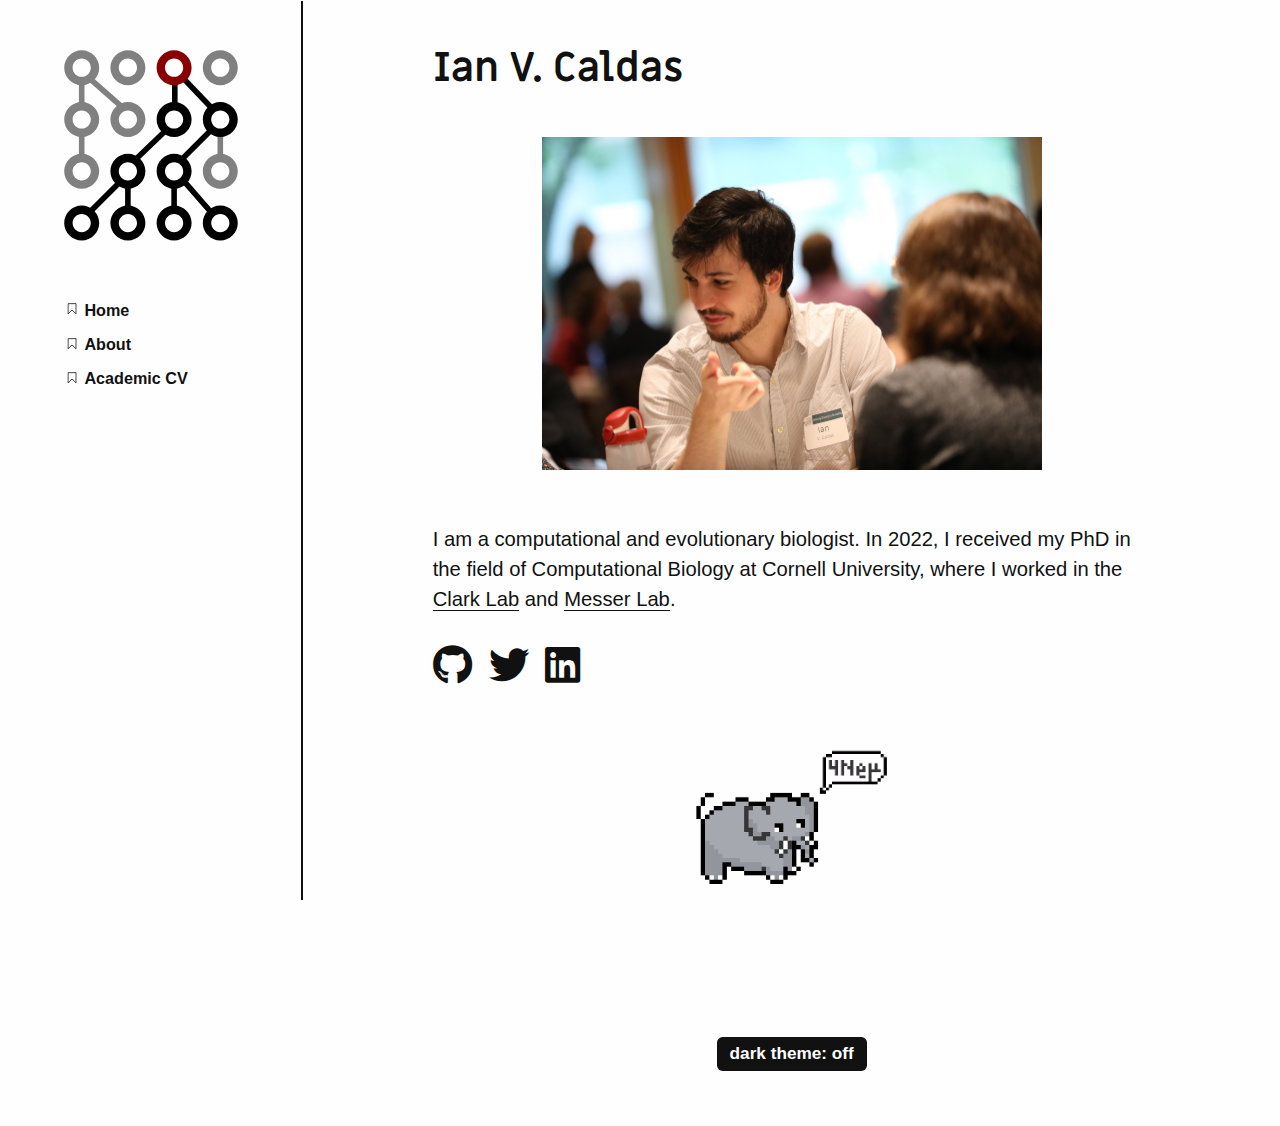
<file: index.html>
<!doctype html><html lang=en><head><meta charset=utf-8><meta name=viewport content="width=device-width,initial-scale=1"><meta http-equiv=x-ua-compatible content="IE=edge"><meta name=generator content="Hugo 0.103.0"><link rel=canonical href=https://ianvcaldas.github.io/><link rel=apple-touch-icon sizes=180x180 href=https://ianvcaldas.github.io/apple-touch-icon.png><link rel=icon type=image/png sizes=32x32 href=https://ianvcaldas.github.io/favicon-32x32.png><link rel=icon type=image/png sizes=16x16 href=https://ianvcaldas.github.io/favicon-16x16.png><link rel=manifest href=https://ianvcaldas.github.io/site.webmanifest><link rel=mask-icon href=https://ianvcaldas.github.io/safari-pinned-tab.svg color=#000000><meta name=msapplication-TileColor content="#ffffff"><meta name=theme-color content="#ffffff"><style>body{visibility:hidden;opacity:0}</style><style id=darkTheme>.intro-and-nav,.main-and-footer{filter:invert(100%)}*{background-color:inherit}img:not([src*=".svg"]),.colors,iframe,.demo-container{filter:invert(100%)}</style><link rel=stylesheet href=/css/prism.css media=none onload='this.media="all"'><link rel=stylesheet href=/fontawesome-free-6.1.1-web/css/all.css><link rel=stylesheet type=text/css href=/css/styles.css><title>Ian V. Caldas</title></head><body><a href=#main>skip to content</a><noscript><style>body{visibility:visible;opacity:1}</style></noscript><svg style="display:none"><symbol id="bookmark" viewBox="0 0 40 50"><g transform="translate(2266 3206.2)"><path style="stroke:currentColor;stroke-width:3.2637;fill:none" d="m-2262.2-3203.4-.2331 42.195 16.319-16.318 16.318 16.318.2331-42.428z"/></g></symbol><symbol id="w3c" viewBox="0 0 127.09899 67.763"><text font-size="83" style="font-size:83px;font-family:Trebuchet;letter-spacing:-12;fill-opacity:0" letter-spacing="-12" y="67.609352" x="-26.782778">W3C</text><text font-size="83" style="font-size:83px;font-weight:700;font-family:Trebuchet;fill-opacity:0" y="67.609352" x="153.21722" font-weight="bold">SVG</text><path style="fill:currentColor;image-rendering:optimizeQuality;shape-rendering:geometricPrecision" d="m33.695.377 12.062 41.016 12.067-41.016h8.731L46.587 67.763h-.831l-12.48-41.759-12.479 41.759h-.832l-19.965-67.386h8.736l12.061 41.016 8.154-27.618-3.993-13.397h8.737z"/><path style="fill:currentColor;image-rendering:optimizeQuality;shape-rendering:geometricPrecision" d="m91.355 46.132c0 6.104-1.624 11.234-4.862 15.394-3.248 4.158-7.45 6.237-12.607 6.237-3.882.0-7.263-1.238-10.148-3.702-2.885-2.47-5.02-5.812-6.406-10.022l6.82-2.829c1.001 2.552 2.317 4.562 3.953 6.028 1.636 1.469 3.56 2.207 5.781 2.207 2.329.0 4.3-1.306 5.909-3.911 1.609-2.606 2.411-5.738 2.411-9.401.0-4.049-.861-7.179-2.582-9.399-1.995-2.604-5.129-3.912-9.397-3.912H66.9v-3.991L78.546 8.698H64.484l-3.911 6.655H58.08v-14.976h32.441v4.075l-12.31 21.217c4.324 1.385 7.596 3.911 9.815 7.571 2.22 3.659 3.329 7.953 3.329 12.892z"/><path style="fill:currentColor;image-rendering:optimizeQuality;shape-rendering:geometricPrecision" d="m125.21.0 1.414 8.6-5.008 9.583s-1.924-4.064-5.117-6.314c-2.693-1.899-4.447-2.309-7.186-1.746-3.527.73-7.516 4.938-9.258 10.13-2.084 6.21-2.104 9.218-2.178 11.978-.115 4.428.58 7.043.58 7.043s-3.04-5.626-3.011-13.866c.018-5.882.947-11.218 3.666-16.479 2.404-4.627 5.954-7.404 9.114-7.728 3.264-.343 5.848 1.229 7.841 2.938 2.089 1.788 4.213 5.698 4.213 5.698l4.94-9.837z"/><path style="fill:currentColor;image-rendering:optimizeQuality;shape-rendering:geometricPrecision" d="m125.82 48.674s-2.208 3.957-3.589 5.48c-1.379 1.524-3.849 4.209-6.896 5.555-3.049 1.343-4.646 1.598-7.661 1.306-3.01-.29-5.807-2.032-6.786-2.764-.979-.722-3.486-2.864-4.897-4.854-1.42-2-3.634-5.995-3.634-5.995s1.233 4.001 2.007 5.699c.442.977 1.81 3.965 3.749 6.572 1.805 2.425 5.315 6.604 10.652 7.545 5.336.945 9.002-1.449 9.907-2.031.907-.578 2.819-2.178 4.032-3.475 1.264-1.351 2.459-3.079 3.116-4.108.487-.758 1.276-2.286 1.276-2.286l-1.276-6.644z"/></symbol><symbol id="tag" viewBox="0 0 177.16535 177.16535"><g transform="translate(0 -875.2)"><path style="fill-rule:evenodd;stroke-width:0;fill:currentColor" d="m159.9 894.3-68.79 8.5872-75.42 77.336 61.931 60.397 75.429-76.565 6.8495-69.755zm-31.412 31.835a10.813 10.813.0 011.8443 2.247 10.813 10.813.0 01-3.5174 14.872l-.0445.0275a10.813 10.813.0 01-14.86-3.5714 10.813 10.813.0 013.5563-14.863 10.813 10.813.0 0113.022 1.2884z"/></g></symbol><symbol id="balloon" viewBox="0 0 141.73228 177.16535"><g transform="translate(0 -875.2)"><g><path style="fill:currentColor" d="m68.156 882.83-.88753 1.4269c-4.9564 7.9666-6.3764 17.321-5.6731 37.378.36584 10.437 1.1246 23.51 1.6874 29.062.38895 3.8372 3.8278 32.454 4.6105 38.459 4.6694-.24176 9.2946.2879 14.377 1.481 1.2359-3.2937 5.2496-13.088 8.886-21.623 6.249-14.668 8.4128-21.264 10.253-31.252 1.2464-6.7626 1.6341-12.156 1.4204-19.764-.36325-12.93-2.1234-19.487-6.9377-25.843-2.0833-2.7507-6.9865-7.6112-7.9127-7.8436-.79716-.20019-6.6946-1.0922-6.7755-1.0248-.02213.0182-5.0006-.41858-7.5248-.22808l-2.149-.22808h-3.3738z"/><path style="fill:currentColor" d="m61.915 883.28-3.2484.4497c-1.7863.24724-3.5182.53481-3.8494.63994-2.4751.33811-4.7267.86957-6.7777 1.5696-.28598.0-1.0254.20146-2.3695.58589-5.0418 1.4418-6.6374 2.2604-8.2567 4.2364-6.281 7.6657-11.457 18.43-12.932 26.891-1.4667 8.4111.71353 22.583 5.0764 32.996 3.8064 9.0852 13.569 25.149 22.801 37.517 1.3741 1.841 2.1708 2.9286 2.4712 3.5792 3.5437-1.1699 6.8496-1.9336 10.082-2.3263-1.3569-5.7831-4.6968-21.86-6.8361-33.002-.92884-4.8368-2.4692-14.322-3.2452-19.991-.68557-5.0083-.77707-6.9534-.74159-15.791.04316-10.803.41822-16.162 1.5026-21.503 1.4593-5.9026 3.3494-11.077 6.3247-15.852z"/><path style="fill:currentColor" d="m94.499 885.78c-.10214-.0109-.13691.0-.0907.0409.16033.13489 1.329 1.0675 2.5976 2.0723 6.7003 5.307 11.273 14.568 12.658 25.638.52519 4.1949.24765 14.361-.5059 18.523-2.4775 13.684-9.7807 32.345-20.944 53.519l-3.0559 5.7971c2.8082.76579 5.7915 1.727 8.9926 2.8441 11.562-11.691 18.349-19.678 24.129-28.394 7.8992-11.913 11.132-20.234 12.24-31.518.98442-10.02-1.5579-20.876-6.7799-28.959-.2758-.4269-.57803-.86856-.89617-1.3166-3.247-6.13-9.752-12.053-21.264-16.131-2.3687-.86369-6.3657-2.0433-7.0802-2.1166z"/><path style="fill:currentColor" d="m32.52 892.22c-.2009-.13016-1.4606.81389-3.9132 2.7457-11.486 9.0476-17.632 24.186-16.078 39.61.79699 7.9138 2.4066 13.505 5.9184 20.562 5.8577 11.77 14.749 23.219 30.087 38.74.05838.059.12188.1244.18052.1838 1.3166-.5556 2.5965-1.0618 3.8429-1.5199-.66408-.32448-1.4608-1.3297-3.8116-4.4602-5.0951-6.785-8.7512-11.962-13.051-18.486-5.1379-7.7948-5.0097-7.5894-8.0586-13.054-6.2097-11.13-8.2674-17.725-8.6014-27.563-.21552-6.3494.13041-9.2733 1.775-14.987 2.1832-7.5849 3.9273-10.986 9.2693-18.07 1.7839-2.3656 2.6418-3.57 2.4409-3.7003z"/><path style="fill:currentColor" d="m69.133 992.37c-6.2405.0309-12.635.76718-19.554 2.5706 4.6956 4.7759 9.935 10.258 12.05 12.625l4.1272 4.6202h11.493l3.964-4.4516c2.0962-2.3541 7.4804-7.9845 12.201-12.768-8.378-1.4975-16.207-2.6353-24.281-2.5955z"/><rect style="stroke-width:0;fill:currentColor" ry="2.0328" height="27.746" width="22.766" y="1017.7" x="60.201"/></g></g></symbol><symbol id="info" viewBox="0 0 41.667 41.667"><g transform="translate(-37.035 -1004.6)"><path style="stroke-linejoin:round;stroke:currentColor;stroke-linecap:round;stroke-width:3.728;fill:none" d="m76.25 1030.2a18.968 18.968.0 01-23.037 13.709 18.968 18.968.0 01-13.738-23.019 18.968 18.968.0 0123.001-13.768 18.968 18.968.0 0113.798 22.984"/><g transform="matrix(1.1146 0 0 1.1146 -26.276 -124.92)"><path style="stroke:currentColor;stroke-linecap:round;stroke-width:3.728;fill:none" d="m75.491 1039.5v-8.7472"/><path style="stroke-width:0;fill:currentColor" transform="scale(-1)" d="m-73.193-1024.5a2.3719 2.3719.0 01-2.8807 1.7142 2.3719 2.3719.0 01-1.718-2.8785 2.3719 2.3719.0 012.8763-1.7217 2.3719 2.3719.0 011.7254 2.8741"/></g></g></symbol><symbol id="warning" viewBox="0 0 48.430474 41.646302"><g transform="translate(-1.1273 -1010.2)"><path style="stroke-linejoin:round;stroke:currentColor;stroke-linecap:round;stroke-width:4.151;fill:none" d="m25.343 1012.3-22.14 37.496h44.28z"/><path style="stroke:currentColor;stroke-linecap:round;stroke-width:4.1512;fill:none" d="m25.54 1027.7v8.7472"/><path style="stroke-width:0;fill:currentColor" d="m27.839 1042.8a2.3719 2.3719.0 01-2.8807 1.7143 2.3719 2.3719.0 01-1.718-2.8785 2.3719 2.3719.0 012.8763-1.7217 2.3719 2.3719.0 011.7254 2.8741"/></g></symbol><symbol id="menu" viewBox="0 0 50 50"><rect style="stroke-width:0;fill:currentColor" height="10" width="50" y="0" x="0"/><rect style="stroke-width:0;fill:currentColor" height="10" width="50" y="20" x="0"/><rect style="stroke-width:0;fill:currentColor" height="10" width="50" y="40" x="0"/></symbol><symbol id="link" viewBox="0 0 50 50"><g transform="translate(0 -1002.4)"><g transform="matrix(.095670 0 0 .095670 2.3233 1004.9)"><g><path style="stroke-width:0;fill:currentColor" d="m452.84 192.9-128.65 128.65c-35.535 35.54-93.108 35.54-128.65.0l-42.881-42.886 42.881-42.876 42.884 42.876c11.845 11.822 31.064 11.846 42.886.0l128.64-128.64c11.816-11.831 11.816-31.066.0-42.9l-42.881-42.881c-11.822-11.814-31.064-11.814-42.887.0l-45.928 45.936c-21.292-12.531-45.491-17.905-69.449-16.291l72.501-72.526c35.535-35.521 93.136-35.521 128.64.0l42.886 42.881c35.535 35.523 35.535 93.141-.001 128.66zM198.56 361.41l-45.903 45.9c-11.845 11.846-31.064 11.817-42.881.0l-42.884-42.881c-11.845-11.821-11.845-31.041.0-42.886l128.65-128.65c11.819-11.814 31.069-11.814 42.884.0l42.886 42.886 42.876-42.886-42.876-42.881c-35.54-35.521-93.113-35.521-128.65.0l-128.65 128.64c-35.538 35.545-35.538 93.146.0 128.65l42.883 42.882c35.51 35.54 93.11 35.54 128.65.0l72.496-72.499c-23.956 1.597-48.092-3.784-69.474-16.283z"/></g></g></g></symbol><symbol id="doc" viewBox="0 0 35 45"><g transform="translate(-147.53 -539.83)"><path style="stroke:currentColor;stroke-width:2.4501;fill:none" d="m149.38 542.67v39.194h31.354V542.67z"/><g style="stroke-width:25" transform="matrix(.098003 0 0 .098003 133.69 525.96)"><path d="m220 252.36h2e2" style="stroke:currentColor;stroke-width:25;fill:none"/><path style="stroke:currentColor;stroke-width:25;fill:none" d="m220 409.95h2e2"/><path d="m220 488.74h2e2" style="stroke:currentColor;stroke-width:25;fill:none"/><path d="m220 331.15h2e2" style="stroke:currentColor;stroke-width:25;fill:none"/></g></g></symbol><symbol id="tick" viewBox="0 0 177.16535 177.16535"><g transform="translate(0 -875.2)"><rect style="stroke-width:0;fill:currentColor" transform="rotate(30)" height="155" width="40" y="702.99" x="556.82"/><rect style="stroke-width:0;fill:currentColor" transform="rotate(30)" height="40" width="90.404" y="817.99" x="506.42"/></g></symbol></svg><div class=wrapper><header class=intro-and-nav role=banner><div><div class=intro><a class=logo href=https://ianvcaldas.github.io aria-label="Ian V. Caldas home page"><img src=/images/logo.svg alt=Logo></a><p class=library-desc></p></div><nav id=patterns-nav class=patterns role=navigation><h2 class=vh>Main navigation</h2><button id=menu-button aria-expanded=false><svg viewBox="0 0 50 50" aria-hidden="true" focusable="false"><use xlink:href="#menu"/></svg>
Menu</button><ul id=patterns-list><li class=pattern><a href=/><svg class="bookmark-icon" aria-hidden="true" focusable="false" viewBox="0 0 40 50"><use xlink:href="#bookmark"/></svg><span class=text>Home</span></a></li><li class=pattern><a href=/about><svg class="bookmark-icon" aria-hidden="true" focusable="false" viewBox="0 0 40 50"><use xlink:href="#bookmark"/></svg><span class=text>About</span></a></li><li class=pattern><a href=/cv.pdf><svg class="bookmark-icon" aria-hidden="true" focusable="false" viewBox="0 0 40 50"><use xlink:href="#bookmark"/></svg><span class=text>Academic CV</span></a></li></ul></nav></div></header><div class=main-and-footer><div><main id=main><h1>Ian V. Caldas</h1><figure><img src=/images/profile-pic.jpg alt="Profile picture" width=500></figure><p>I am a computational and evolutionary biologist. In 2022, I received my PhD in the field of Computational Biology at Cornell University, where I worked in the <a href=http://blogs.cornell.edu/clarklabblog/>Clark Lab</a> and <a href=https://messerlab.org>Messer Lab</a>.</p><br><a href=https://github.com/ianvcaldas><i class="fa-brands fa-github fa-2x"></i></a>
&nbsp;
<a href=https://twitter.com/ianvcaldas><i class="fa-brands fa-twitter fa-2x"></i></a>
&nbsp;
<a href=https://linkedin.com/in/ianvcaldas><i class="fa-brands fa-linkedin fa-2x"></i></a><figure><img src=/images/elephant4nemu.png alt="Elephant pixel art" width=200></figure></main><footer role=contentinfo><div><label for=themer>dark theme: <input type=checkbox id=themer class=vh>
<span aria-hidden=true></span></label></div></footer></div></div></div><script src=/js/dom-scripts.js></script>
<script src=/js/prism.js></script></body></html>
</file>
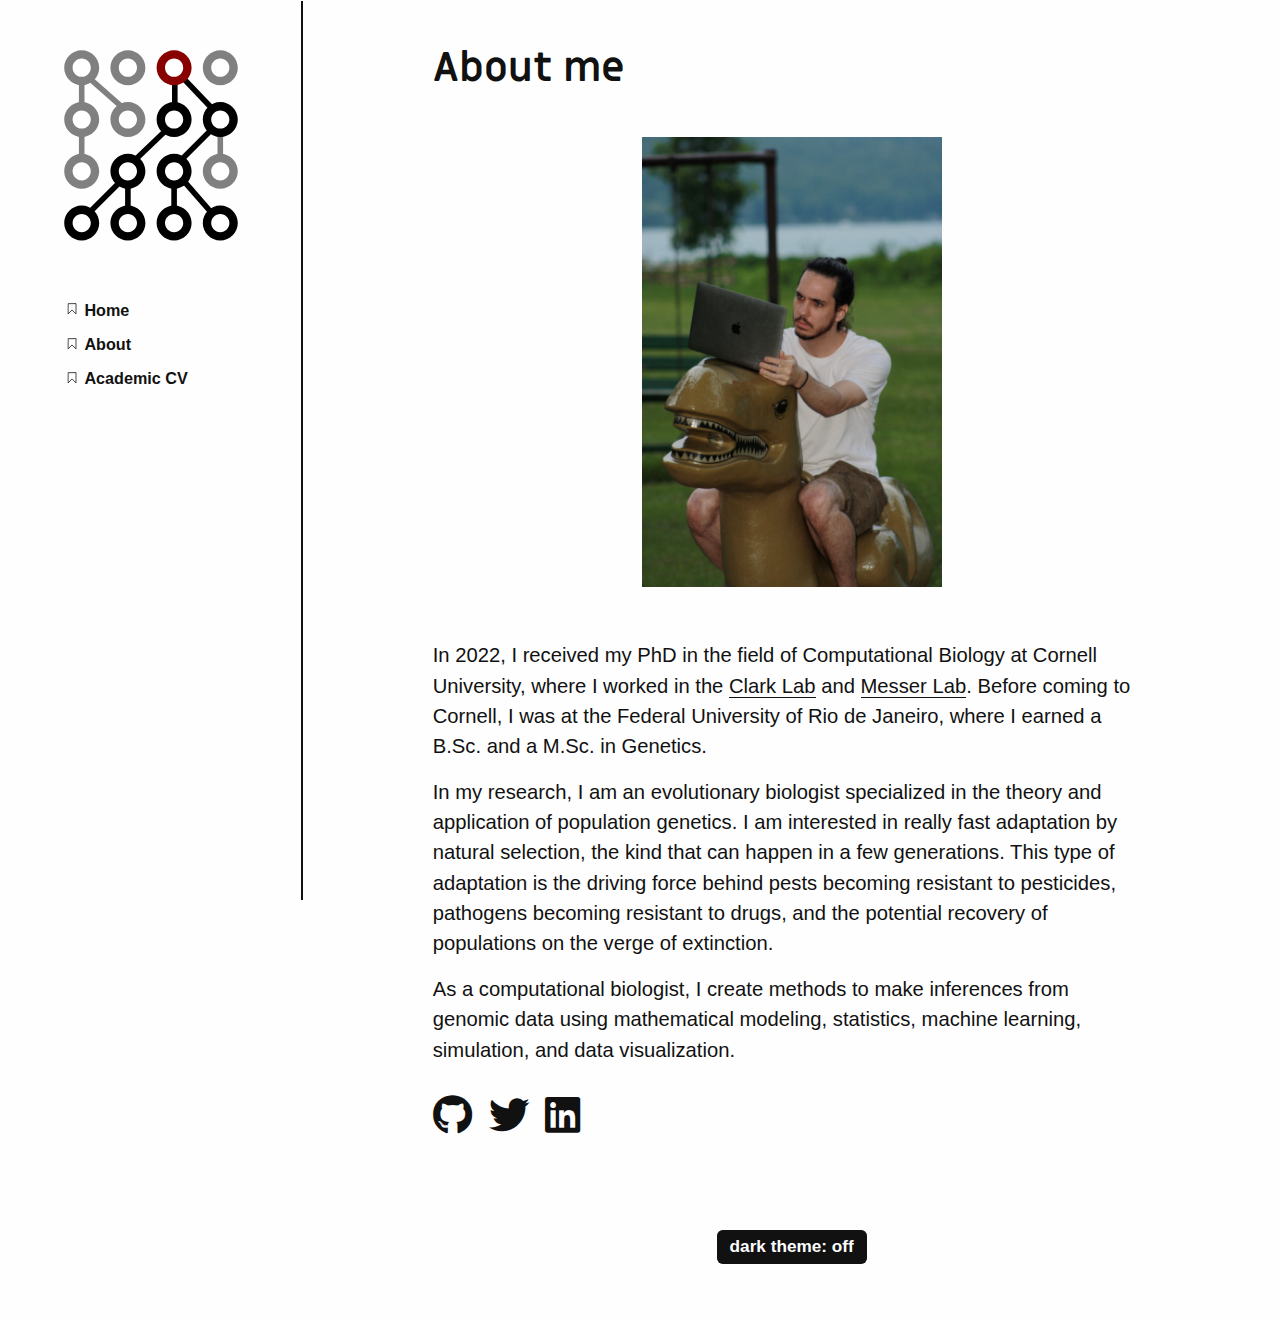
<file: about/index.html>
<!doctype html><html lang=en><head><meta charset=utf-8><meta name=viewport content="width=device-width,initial-scale=1"><meta http-equiv=x-ua-compatible content="IE=edge"><meta name=generator content="Hugo 0.103.0"><link rel=canonical href=https://ianvcaldas.github.io/about/><meta name=description content="In 2022, I received my PhD in the field of Computational Biology at Cornell University, where I worked in the Clark Lab and Messer Lab. Before coming to Cornell, I was at the Federal University of Rio de Janeiro, where I earned a B.Sc. and a M.Sc. in Genetics.
In my research, I am an evolutionary biologist specialized in the theory and application of population genetics. I am interested in really fast adaptation by natural selection, the kind that can happen in a few generations."><link rel=apple-touch-icon sizes=180x180 href=https://ianvcaldas.github.io/apple-touch-icon.png><link rel=icon type=image/png sizes=32x32 href=https://ianvcaldas.github.io/favicon-32x32.png><link rel=icon type=image/png sizes=16x16 href=https://ianvcaldas.github.io/favicon-16x16.png><link rel=manifest href=https://ianvcaldas.github.io/site.webmanifest><link rel=mask-icon href=https://ianvcaldas.github.io/safari-pinned-tab.svg color=#000000><meta name=msapplication-TileColor content="#ffffff"><meta name=theme-color content="#ffffff"><style>body{visibility:hidden;opacity:0}</style><style id=darkTheme>.intro-and-nav,.main-and-footer{filter:invert(100%)}*{background-color:inherit}img:not([src*=".svg"]),.colors,iframe,.demo-container{filter:invert(100%)}</style><link rel=stylesheet href=/css/prism.css media=none onload='this.media="all"'><link rel=stylesheet href=/fontawesome-free-6.1.1-web/css/all.css><link rel=stylesheet type=text/css href=/css/styles.css><title>About me | Ian V. Caldas</title></head><body><a href=#main>skip to content</a><noscript><style>body{visibility:visible;opacity:1}</style></noscript><svg style="display:none"><symbol id="bookmark" viewBox="0 0 40 50"><g transform="translate(2266 3206.2)"><path style="stroke:currentColor;stroke-width:3.2637;fill:none" d="m-2262.2-3203.4-.2331 42.195 16.319-16.318 16.318 16.318.2331-42.428z"/></g></symbol><symbol id="w3c" viewBox="0 0 127.09899 67.763"><text font-size="83" style="font-size:83px;font-family:Trebuchet;letter-spacing:-12;fill-opacity:0" letter-spacing="-12" y="67.609352" x="-26.782778">W3C</text><text font-size="83" style="font-size:83px;font-weight:700;font-family:Trebuchet;fill-opacity:0" y="67.609352" x="153.21722" font-weight="bold">SVG</text><path style="fill:currentColor;image-rendering:optimizeQuality;shape-rendering:geometricPrecision" d="m33.695.377 12.062 41.016 12.067-41.016h8.731L46.587 67.763h-.831l-12.48-41.759-12.479 41.759h-.832l-19.965-67.386h8.736l12.061 41.016 8.154-27.618-3.993-13.397h8.737z"/><path style="fill:currentColor;image-rendering:optimizeQuality;shape-rendering:geometricPrecision" d="m91.355 46.132c0 6.104-1.624 11.234-4.862 15.394-3.248 4.158-7.45 6.237-12.607 6.237-3.882.0-7.263-1.238-10.148-3.702-2.885-2.47-5.02-5.812-6.406-10.022l6.82-2.829c1.001 2.552 2.317 4.562 3.953 6.028 1.636 1.469 3.56 2.207 5.781 2.207 2.329.0 4.3-1.306 5.909-3.911 1.609-2.606 2.411-5.738 2.411-9.401.0-4.049-.861-7.179-2.582-9.399-1.995-2.604-5.129-3.912-9.397-3.912H66.9v-3.991L78.546 8.698H64.484l-3.911 6.655H58.08v-14.976h32.441v4.075l-12.31 21.217c4.324 1.385 7.596 3.911 9.815 7.571 2.22 3.659 3.329 7.953 3.329 12.892z"/><path style="fill:currentColor;image-rendering:optimizeQuality;shape-rendering:geometricPrecision" d="m125.21.0 1.414 8.6-5.008 9.583s-1.924-4.064-5.117-6.314c-2.693-1.899-4.447-2.309-7.186-1.746-3.527.73-7.516 4.938-9.258 10.13-2.084 6.21-2.104 9.218-2.178 11.978-.115 4.428.58 7.043.58 7.043s-3.04-5.626-3.011-13.866c.018-5.882.947-11.218 3.666-16.479 2.404-4.627 5.954-7.404 9.114-7.728 3.264-.343 5.848 1.229 7.841 2.938 2.089 1.788 4.213 5.698 4.213 5.698l4.94-9.837z"/><path style="fill:currentColor;image-rendering:optimizeQuality;shape-rendering:geometricPrecision" d="m125.82 48.674s-2.208 3.957-3.589 5.48c-1.379 1.524-3.849 4.209-6.896 5.555-3.049 1.343-4.646 1.598-7.661 1.306-3.01-.29-5.807-2.032-6.786-2.764-.979-.722-3.486-2.864-4.897-4.854-1.42-2-3.634-5.995-3.634-5.995s1.233 4.001 2.007 5.699c.442.977 1.81 3.965 3.749 6.572 1.805 2.425 5.315 6.604 10.652 7.545 5.336.945 9.002-1.449 9.907-2.031.907-.578 2.819-2.178 4.032-3.475 1.264-1.351 2.459-3.079 3.116-4.108.487-.758 1.276-2.286 1.276-2.286l-1.276-6.644z"/></symbol><symbol id="tag" viewBox="0 0 177.16535 177.16535"><g transform="translate(0 -875.2)"><path style="fill-rule:evenodd;stroke-width:0;fill:currentColor" d="m159.9 894.3-68.79 8.5872-75.42 77.336 61.931 60.397 75.429-76.565 6.8495-69.755zm-31.412 31.835a10.813 10.813.0 011.8443 2.247 10.813 10.813.0 01-3.5174 14.872l-.0445.0275a10.813 10.813.0 01-14.86-3.5714 10.813 10.813.0 013.5563-14.863 10.813 10.813.0 0113.022 1.2884z"/></g></symbol><symbol id="balloon" viewBox="0 0 141.73228 177.16535"><g transform="translate(0 -875.2)"><g><path style="fill:currentColor" d="m68.156 882.83-.88753 1.4269c-4.9564 7.9666-6.3764 17.321-5.6731 37.378.36584 10.437 1.1246 23.51 1.6874 29.062.38895 3.8372 3.8278 32.454 4.6105 38.459 4.6694-.24176 9.2946.2879 14.377 1.481 1.2359-3.2937 5.2496-13.088 8.886-21.623 6.249-14.668 8.4128-21.264 10.253-31.252 1.2464-6.7626 1.6341-12.156 1.4204-19.764-.36325-12.93-2.1234-19.487-6.9377-25.843-2.0833-2.7507-6.9865-7.6112-7.9127-7.8436-.79716-.20019-6.6946-1.0922-6.7755-1.0248-.02213.0182-5.0006-.41858-7.5248-.22808l-2.149-.22808h-3.3738z"/><path style="fill:currentColor" d="m61.915 883.28-3.2484.4497c-1.7863.24724-3.5182.53481-3.8494.63994-2.4751.33811-4.7267.86957-6.7777 1.5696-.28598.0-1.0254.20146-2.3695.58589-5.0418 1.4418-6.6374 2.2604-8.2567 4.2364-6.281 7.6657-11.457 18.43-12.932 26.891-1.4667 8.4111.71353 22.583 5.0764 32.996 3.8064 9.0852 13.569 25.149 22.801 37.517 1.3741 1.841 2.1708 2.9286 2.4712 3.5792 3.5437-1.1699 6.8496-1.9336 10.082-2.3263-1.3569-5.7831-4.6968-21.86-6.8361-33.002-.92884-4.8368-2.4692-14.322-3.2452-19.991-.68557-5.0083-.77707-6.9534-.74159-15.791.04316-10.803.41822-16.162 1.5026-21.503 1.4593-5.9026 3.3494-11.077 6.3247-15.852z"/><path style="fill:currentColor" d="m94.499 885.78c-.10214-.0109-.13691.0-.0907.0409.16033.13489 1.329 1.0675 2.5976 2.0723 6.7003 5.307 11.273 14.568 12.658 25.638.52519 4.1949.24765 14.361-.5059 18.523-2.4775 13.684-9.7807 32.345-20.944 53.519l-3.0559 5.7971c2.8082.76579 5.7915 1.727 8.9926 2.8441 11.562-11.691 18.349-19.678 24.129-28.394 7.8992-11.913 11.132-20.234 12.24-31.518.98442-10.02-1.5579-20.876-6.7799-28.959-.2758-.4269-.57803-.86856-.89617-1.3166-3.247-6.13-9.752-12.053-21.264-16.131-2.3687-.86369-6.3657-2.0433-7.0802-2.1166z"/><path style="fill:currentColor" d="m32.52 892.22c-.2009-.13016-1.4606.81389-3.9132 2.7457-11.486 9.0476-17.632 24.186-16.078 39.61.79699 7.9138 2.4066 13.505 5.9184 20.562 5.8577 11.77 14.749 23.219 30.087 38.74.05838.059.12188.1244.18052.1838 1.3166-.5556 2.5965-1.0618 3.8429-1.5199-.66408-.32448-1.4608-1.3297-3.8116-4.4602-5.0951-6.785-8.7512-11.962-13.051-18.486-5.1379-7.7948-5.0097-7.5894-8.0586-13.054-6.2097-11.13-8.2674-17.725-8.6014-27.563-.21552-6.3494.13041-9.2733 1.775-14.987 2.1832-7.5849 3.9273-10.986 9.2693-18.07 1.7839-2.3656 2.6418-3.57 2.4409-3.7003z"/><path style="fill:currentColor" d="m69.133 992.37c-6.2405.0309-12.635.76718-19.554 2.5706 4.6956 4.7759 9.935 10.258 12.05 12.625l4.1272 4.6202h11.493l3.964-4.4516c2.0962-2.3541 7.4804-7.9845 12.201-12.768-8.378-1.4975-16.207-2.6353-24.281-2.5955z"/><rect style="stroke-width:0;fill:currentColor" ry="2.0328" height="27.746" width="22.766" y="1017.7" x="60.201"/></g></g></symbol><symbol id="info" viewBox="0 0 41.667 41.667"><g transform="translate(-37.035 -1004.6)"><path style="stroke-linejoin:round;stroke:currentColor;stroke-linecap:round;stroke-width:3.728;fill:none" d="m76.25 1030.2a18.968 18.968.0 01-23.037 13.709 18.968 18.968.0 01-13.738-23.019 18.968 18.968.0 0123.001-13.768 18.968 18.968.0 0113.798 22.984"/><g transform="matrix(1.1146 0 0 1.1146 -26.276 -124.92)"><path style="stroke:currentColor;stroke-linecap:round;stroke-width:3.728;fill:none" d="m75.491 1039.5v-8.7472"/><path style="stroke-width:0;fill:currentColor" transform="scale(-1)" d="m-73.193-1024.5a2.3719 2.3719.0 01-2.8807 1.7142 2.3719 2.3719.0 01-1.718-2.8785 2.3719 2.3719.0 012.8763-1.7217 2.3719 2.3719.0 011.7254 2.8741"/></g></g></symbol><symbol id="warning" viewBox="0 0 48.430474 41.646302"><g transform="translate(-1.1273 -1010.2)"><path style="stroke-linejoin:round;stroke:currentColor;stroke-linecap:round;stroke-width:4.151;fill:none" d="m25.343 1012.3-22.14 37.496h44.28z"/><path style="stroke:currentColor;stroke-linecap:round;stroke-width:4.1512;fill:none" d="m25.54 1027.7v8.7472"/><path style="stroke-width:0;fill:currentColor" d="m27.839 1042.8a2.3719 2.3719.0 01-2.8807 1.7143 2.3719 2.3719.0 01-1.718-2.8785 2.3719 2.3719.0 012.8763-1.7217 2.3719 2.3719.0 011.7254 2.8741"/></g></symbol><symbol id="menu" viewBox="0 0 50 50"><rect style="stroke-width:0;fill:currentColor" height="10" width="50" y="0" x="0"/><rect style="stroke-width:0;fill:currentColor" height="10" width="50" y="20" x="0"/><rect style="stroke-width:0;fill:currentColor" height="10" width="50" y="40" x="0"/></symbol><symbol id="link" viewBox="0 0 50 50"><g transform="translate(0 -1002.4)"><g transform="matrix(.095670 0 0 .095670 2.3233 1004.9)"><g><path style="stroke-width:0;fill:currentColor" d="m452.84 192.9-128.65 128.65c-35.535 35.54-93.108 35.54-128.65.0l-42.881-42.886 42.881-42.876 42.884 42.876c11.845 11.822 31.064 11.846 42.886.0l128.64-128.64c11.816-11.831 11.816-31.066.0-42.9l-42.881-42.881c-11.822-11.814-31.064-11.814-42.887.0l-45.928 45.936c-21.292-12.531-45.491-17.905-69.449-16.291l72.501-72.526c35.535-35.521 93.136-35.521 128.64.0l42.886 42.881c35.535 35.523 35.535 93.141-.001 128.66zM198.56 361.41l-45.903 45.9c-11.845 11.846-31.064 11.817-42.881.0l-42.884-42.881c-11.845-11.821-11.845-31.041.0-42.886l128.65-128.65c11.819-11.814 31.069-11.814 42.884.0l42.886 42.886 42.876-42.886-42.876-42.881c-35.54-35.521-93.113-35.521-128.65.0l-128.65 128.64c-35.538 35.545-35.538 93.146.0 128.65l42.883 42.882c35.51 35.54 93.11 35.54 128.65.0l72.496-72.499c-23.956 1.597-48.092-3.784-69.474-16.283z"/></g></g></g></symbol><symbol id="doc" viewBox="0 0 35 45"><g transform="translate(-147.53 -539.83)"><path style="stroke:currentColor;stroke-width:2.4501;fill:none" d="m149.38 542.67v39.194h31.354V542.67z"/><g style="stroke-width:25" transform="matrix(.098003 0 0 .098003 133.69 525.96)"><path d="m220 252.36h2e2" style="stroke:currentColor;stroke-width:25;fill:none"/><path style="stroke:currentColor;stroke-width:25;fill:none" d="m220 409.95h2e2"/><path d="m220 488.74h2e2" style="stroke:currentColor;stroke-width:25;fill:none"/><path d="m220 331.15h2e2" style="stroke:currentColor;stroke-width:25;fill:none"/></g></g></symbol><symbol id="tick" viewBox="0 0 177.16535 177.16535"><g transform="translate(0 -875.2)"><rect style="stroke-width:0;fill:currentColor" transform="rotate(30)" height="155" width="40" y="702.99" x="556.82"/><rect style="stroke-width:0;fill:currentColor" transform="rotate(30)" height="40" width="90.404" y="817.99" x="506.42"/></g></symbol></svg><div class=wrapper><header class=intro-and-nav role=banner><div><div class=intro><a class=logo href=https://ianvcaldas.github.io aria-label="Ian V. Caldas home page"><img src=/images/logo.svg alt=Logo></a><p class=library-desc></p></div><nav id=patterns-nav class=patterns role=navigation><h2 class=vh>Main navigation</h2><button id=menu-button aria-expanded=false><svg viewBox="0 0 50 50" aria-hidden="true" focusable="false"><use xlink:href="#menu"/></svg>
Menu</button><ul id=patterns-list><li class=pattern><a href=/><svg class="bookmark-icon" aria-hidden="true" focusable="false" viewBox="0 0 40 50"><use xlink:href="#bookmark"/></svg><span class=text>Home</span></a></li><li class=pattern><a href=/about><svg class="bookmark-icon" aria-hidden="true" focusable="false" viewBox="0 0 40 50"><use xlink:href="#bookmark"/></svg><span class=text>About</span></a></li><li class=pattern><a href=/cv.pdf><svg class="bookmark-icon" aria-hidden="true" focusable="false" viewBox="0 0 40 50"><use xlink:href="#bookmark"/></svg><span class=text>Academic CV</span></a></li></ul></nav></div></header><div class=main-and-footer><div><main id=main><h1>About me</h1><figure><img src=/images/dinosaur.jpg alt="Dinosaur picture" height=500></figure><p>In 2022, I received my PhD in the field of Computational Biology at Cornell
University, where I worked in the <a href=http://blogs.cornell.edu/clarklabblog/>Clark Lab</a> and <a href=https://messerlab.org>Messer Lab</a>. Before coming to Cornell, I was at the
Federal University of Rio de Janeiro, where I earned a B.Sc. and a M.Sc. in
Genetics.</p><p>In my research, I am an evolutionary biologist specialized in the theory and application of population genetics. I am interested in really fast adaptation by natural selection, the kind that can happen in a few generations. This type of adaptation is the driving force behind pests becoming resistant to pesticides, pathogens becoming resistant to drugs, and the potential recovery of populations on the verge of extinction.</p><p>As a computational biologist, I create methods to make inferences from genomic
data using mathematical modeling, statistics, machine learning, simulation, and
data visualization.</p><br><a href=https://github.com/ianvcaldas><i class="fa-brands fa-github fa-2x"></i></a>
&nbsp;
<a href=https://twitter.com/ianvcaldas><i class="fa-brands fa-twitter fa-2x"></i></a>
&nbsp;
<a href=https://linkedin.com/in/ianvcaldas><i class="fa-brands fa-linkedin fa-2x"></i></a></main><footer role=contentinfo><div><label for=themer>dark theme: <input type=checkbox id=themer class=vh>
<span aria-hidden=true></span></label></div></footer></div></div></div><script src=/js/dom-scripts.js></script>
<script src=/js/prism.js></script></body></html>
</file>
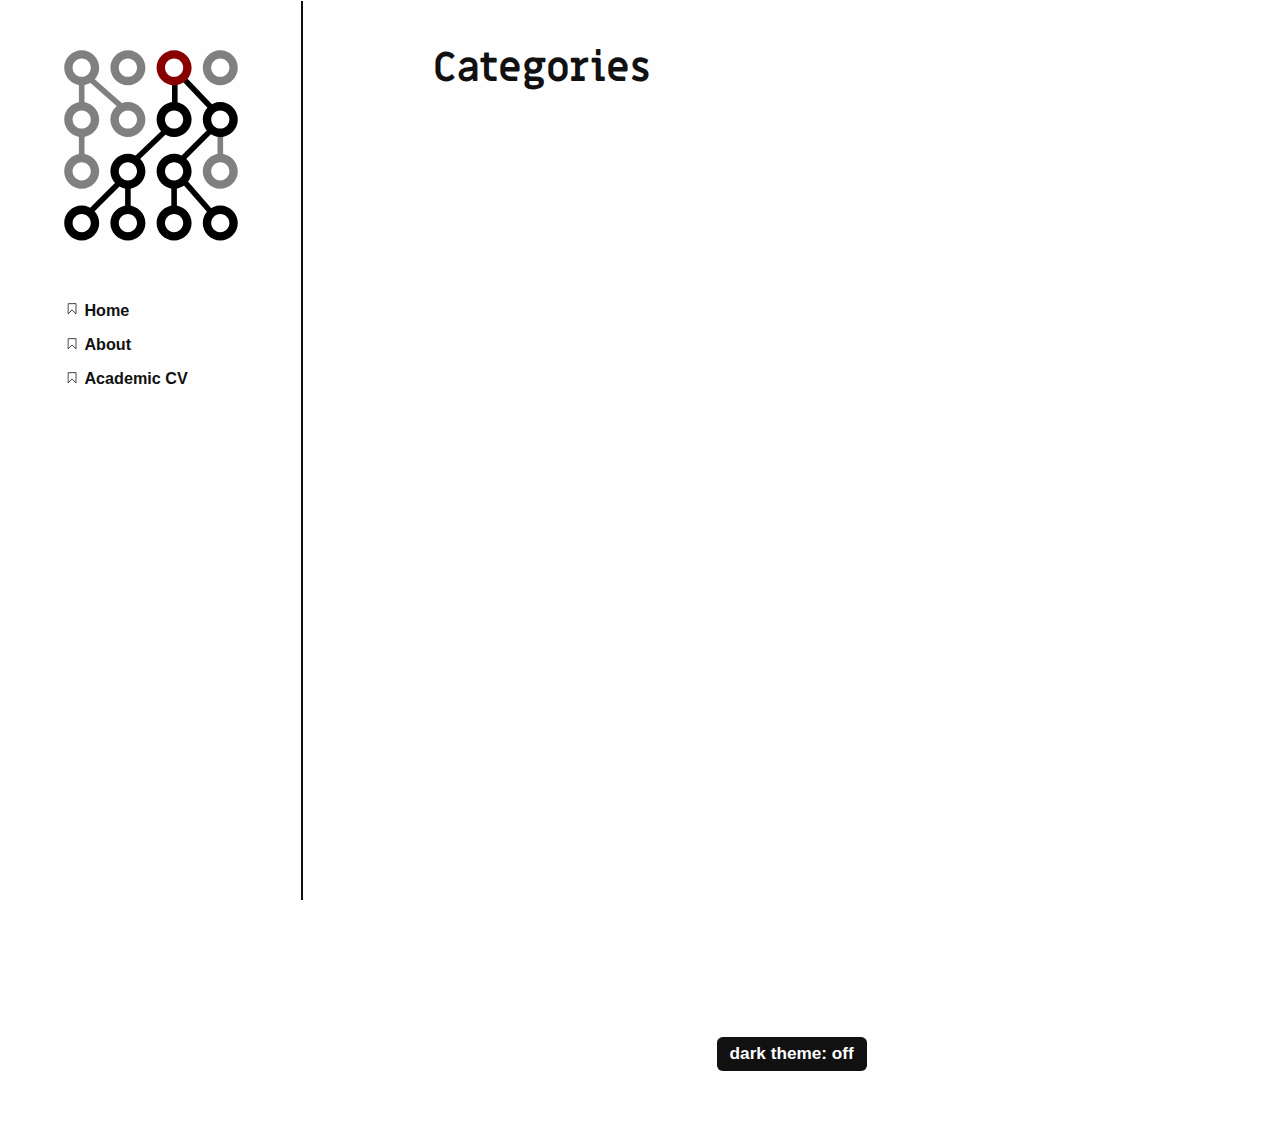
<file: categories/index.html>
<!doctype html><html lang=en><head><meta charset=utf-8><meta name=viewport content="width=device-width,initial-scale=1"><meta http-equiv=x-ua-compatible content="IE=edge"><meta name=generator content="Hugo 0.103.0"><link rel=canonical href=https://ianvcaldas.github.io/categories/><meta name=description content="Categories"><link rel=apple-touch-icon sizes=180x180 href=https://ianvcaldas.github.io/apple-touch-icon.png><link rel=icon type=image/png sizes=32x32 href=https://ianvcaldas.github.io/favicon-32x32.png><link rel=icon type=image/png sizes=16x16 href=https://ianvcaldas.github.io/favicon-16x16.png><link rel=manifest href=https://ianvcaldas.github.io/site.webmanifest><link rel=mask-icon href=https://ianvcaldas.github.io/safari-pinned-tab.svg color=#000000><meta name=msapplication-TileColor content="#ffffff"><meta name=theme-color content="#ffffff"><style>body{visibility:hidden;opacity:0}</style><style id=darkTheme>.intro-and-nav,.main-and-footer{filter:invert(100%)}*{background-color:inherit}img:not([src*=".svg"]),.colors,iframe,.demo-container{filter:invert(100%)}</style><link rel=stylesheet href=/css/prism.css media=none onload='this.media="all"'><link rel=stylesheet href=/fontawesome-free-6.1.1-web/css/all.css><link rel=stylesheet type=text/css href=/css/styles.css><title>Categories | Ian V. Caldas</title></head><body><a href=#main>skip to content</a><noscript><style>body{visibility:visible;opacity:1}</style></noscript><svg style="display:none"><symbol id="bookmark" viewBox="0 0 40 50"><g transform="translate(2266 3206.2)"><path style="stroke:currentColor;stroke-width:3.2637;fill:none" d="m-2262.2-3203.4-.2331 42.195 16.319-16.318 16.318 16.318.2331-42.428z"/></g></symbol><symbol id="w3c" viewBox="0 0 127.09899 67.763"><text font-size="83" style="font-size:83px;font-family:Trebuchet;letter-spacing:-12;fill-opacity:0" letter-spacing="-12" y="67.609352" x="-26.782778">W3C</text><text font-size="83" style="font-size:83px;font-weight:700;font-family:Trebuchet;fill-opacity:0" y="67.609352" x="153.21722" font-weight="bold">SVG</text><path style="fill:currentColor;image-rendering:optimizeQuality;shape-rendering:geometricPrecision" d="m33.695.377 12.062 41.016 12.067-41.016h8.731L46.587 67.763h-.831l-12.48-41.759-12.479 41.759h-.832l-19.965-67.386h8.736l12.061 41.016 8.154-27.618-3.993-13.397h8.737z"/><path style="fill:currentColor;image-rendering:optimizeQuality;shape-rendering:geometricPrecision" d="m91.355 46.132c0 6.104-1.624 11.234-4.862 15.394-3.248 4.158-7.45 6.237-12.607 6.237-3.882.0-7.263-1.238-10.148-3.702-2.885-2.47-5.02-5.812-6.406-10.022l6.82-2.829c1.001 2.552 2.317 4.562 3.953 6.028 1.636 1.469 3.56 2.207 5.781 2.207 2.329.0 4.3-1.306 5.909-3.911 1.609-2.606 2.411-5.738 2.411-9.401.0-4.049-.861-7.179-2.582-9.399-1.995-2.604-5.129-3.912-9.397-3.912H66.9v-3.991L78.546 8.698H64.484l-3.911 6.655H58.08v-14.976h32.441v4.075l-12.31 21.217c4.324 1.385 7.596 3.911 9.815 7.571 2.22 3.659 3.329 7.953 3.329 12.892z"/><path style="fill:currentColor;image-rendering:optimizeQuality;shape-rendering:geometricPrecision" d="m125.21.0 1.414 8.6-5.008 9.583s-1.924-4.064-5.117-6.314c-2.693-1.899-4.447-2.309-7.186-1.746-3.527.73-7.516 4.938-9.258 10.13-2.084 6.21-2.104 9.218-2.178 11.978-.115 4.428.58 7.043.58 7.043s-3.04-5.626-3.011-13.866c.018-5.882.947-11.218 3.666-16.479 2.404-4.627 5.954-7.404 9.114-7.728 3.264-.343 5.848 1.229 7.841 2.938 2.089 1.788 4.213 5.698 4.213 5.698l4.94-9.837z"/><path style="fill:currentColor;image-rendering:optimizeQuality;shape-rendering:geometricPrecision" d="m125.82 48.674s-2.208 3.957-3.589 5.48c-1.379 1.524-3.849 4.209-6.896 5.555-3.049 1.343-4.646 1.598-7.661 1.306-3.01-.29-5.807-2.032-6.786-2.764-.979-.722-3.486-2.864-4.897-4.854-1.42-2-3.634-5.995-3.634-5.995s1.233 4.001 2.007 5.699c.442.977 1.81 3.965 3.749 6.572 1.805 2.425 5.315 6.604 10.652 7.545 5.336.945 9.002-1.449 9.907-2.031.907-.578 2.819-2.178 4.032-3.475 1.264-1.351 2.459-3.079 3.116-4.108.487-.758 1.276-2.286 1.276-2.286l-1.276-6.644z"/></symbol><symbol id="tag" viewBox="0 0 177.16535 177.16535"><g transform="translate(0 -875.2)"><path style="fill-rule:evenodd;stroke-width:0;fill:currentColor" d="m159.9 894.3-68.79 8.5872-75.42 77.336 61.931 60.397 75.429-76.565 6.8495-69.755zm-31.412 31.835a10.813 10.813.0 011.8443 2.247 10.813 10.813.0 01-3.5174 14.872l-.0445.0275a10.813 10.813.0 01-14.86-3.5714 10.813 10.813.0 013.5563-14.863 10.813 10.813.0 0113.022 1.2884z"/></g></symbol><symbol id="balloon" viewBox="0 0 141.73228 177.16535"><g transform="translate(0 -875.2)"><g><path style="fill:currentColor" d="m68.156 882.83-.88753 1.4269c-4.9564 7.9666-6.3764 17.321-5.6731 37.378.36584 10.437 1.1246 23.51 1.6874 29.062.38895 3.8372 3.8278 32.454 4.6105 38.459 4.6694-.24176 9.2946.2879 14.377 1.481 1.2359-3.2937 5.2496-13.088 8.886-21.623 6.249-14.668 8.4128-21.264 10.253-31.252 1.2464-6.7626 1.6341-12.156 1.4204-19.764-.36325-12.93-2.1234-19.487-6.9377-25.843-2.0833-2.7507-6.9865-7.6112-7.9127-7.8436-.79716-.20019-6.6946-1.0922-6.7755-1.0248-.02213.0182-5.0006-.41858-7.5248-.22808l-2.149-.22808h-3.3738z"/><path style="fill:currentColor" d="m61.915 883.28-3.2484.4497c-1.7863.24724-3.5182.53481-3.8494.63994-2.4751.33811-4.7267.86957-6.7777 1.5696-.28598.0-1.0254.20146-2.3695.58589-5.0418 1.4418-6.6374 2.2604-8.2567 4.2364-6.281 7.6657-11.457 18.43-12.932 26.891-1.4667 8.4111.71353 22.583 5.0764 32.996 3.8064 9.0852 13.569 25.149 22.801 37.517 1.3741 1.841 2.1708 2.9286 2.4712 3.5792 3.5437-1.1699 6.8496-1.9336 10.082-2.3263-1.3569-5.7831-4.6968-21.86-6.8361-33.002-.92884-4.8368-2.4692-14.322-3.2452-19.991-.68557-5.0083-.77707-6.9534-.74159-15.791.04316-10.803.41822-16.162 1.5026-21.503 1.4593-5.9026 3.3494-11.077 6.3247-15.852z"/><path style="fill:currentColor" d="m94.499 885.78c-.10214-.0109-.13691.0-.0907.0409.16033.13489 1.329 1.0675 2.5976 2.0723 6.7003 5.307 11.273 14.568 12.658 25.638.52519 4.1949.24765 14.361-.5059 18.523-2.4775 13.684-9.7807 32.345-20.944 53.519l-3.0559 5.7971c2.8082.76579 5.7915 1.727 8.9926 2.8441 11.562-11.691 18.349-19.678 24.129-28.394 7.8992-11.913 11.132-20.234 12.24-31.518.98442-10.02-1.5579-20.876-6.7799-28.959-.2758-.4269-.57803-.86856-.89617-1.3166-3.247-6.13-9.752-12.053-21.264-16.131-2.3687-.86369-6.3657-2.0433-7.0802-2.1166z"/><path style="fill:currentColor" d="m32.52 892.22c-.2009-.13016-1.4606.81389-3.9132 2.7457-11.486 9.0476-17.632 24.186-16.078 39.61.79699 7.9138 2.4066 13.505 5.9184 20.562 5.8577 11.77 14.749 23.219 30.087 38.74.05838.059.12188.1244.18052.1838 1.3166-.5556 2.5965-1.0618 3.8429-1.5199-.66408-.32448-1.4608-1.3297-3.8116-4.4602-5.0951-6.785-8.7512-11.962-13.051-18.486-5.1379-7.7948-5.0097-7.5894-8.0586-13.054-6.2097-11.13-8.2674-17.725-8.6014-27.563-.21552-6.3494.13041-9.2733 1.775-14.987 2.1832-7.5849 3.9273-10.986 9.2693-18.07 1.7839-2.3656 2.6418-3.57 2.4409-3.7003z"/><path style="fill:currentColor" d="m69.133 992.37c-6.2405.0309-12.635.76718-19.554 2.5706 4.6956 4.7759 9.935 10.258 12.05 12.625l4.1272 4.6202h11.493l3.964-4.4516c2.0962-2.3541 7.4804-7.9845 12.201-12.768-8.378-1.4975-16.207-2.6353-24.281-2.5955z"/><rect style="stroke-width:0;fill:currentColor" ry="2.0328" height="27.746" width="22.766" y="1017.7" x="60.201"/></g></g></symbol><symbol id="info" viewBox="0 0 41.667 41.667"><g transform="translate(-37.035 -1004.6)"><path style="stroke-linejoin:round;stroke:currentColor;stroke-linecap:round;stroke-width:3.728;fill:none" d="m76.25 1030.2a18.968 18.968.0 01-23.037 13.709 18.968 18.968.0 01-13.738-23.019 18.968 18.968.0 0123.001-13.768 18.968 18.968.0 0113.798 22.984"/><g transform="matrix(1.1146 0 0 1.1146 -26.276 -124.92)"><path style="stroke:currentColor;stroke-linecap:round;stroke-width:3.728;fill:none" d="m75.491 1039.5v-8.7472"/><path style="stroke-width:0;fill:currentColor" transform="scale(-1)" d="m-73.193-1024.5a2.3719 2.3719.0 01-2.8807 1.7142 2.3719 2.3719.0 01-1.718-2.8785 2.3719 2.3719.0 012.8763-1.7217 2.3719 2.3719.0 011.7254 2.8741"/></g></g></symbol><symbol id="warning" viewBox="0 0 48.430474 41.646302"><g transform="translate(-1.1273 -1010.2)"><path style="stroke-linejoin:round;stroke:currentColor;stroke-linecap:round;stroke-width:4.151;fill:none" d="m25.343 1012.3-22.14 37.496h44.28z"/><path style="stroke:currentColor;stroke-linecap:round;stroke-width:4.1512;fill:none" d="m25.54 1027.7v8.7472"/><path style="stroke-width:0;fill:currentColor" d="m27.839 1042.8a2.3719 2.3719.0 01-2.8807 1.7143 2.3719 2.3719.0 01-1.718-2.8785 2.3719 2.3719.0 012.8763-1.7217 2.3719 2.3719.0 011.7254 2.8741"/></g></symbol><symbol id="menu" viewBox="0 0 50 50"><rect style="stroke-width:0;fill:currentColor" height="10" width="50" y="0" x="0"/><rect style="stroke-width:0;fill:currentColor" height="10" width="50" y="20" x="0"/><rect style="stroke-width:0;fill:currentColor" height="10" width="50" y="40" x="0"/></symbol><symbol id="link" viewBox="0 0 50 50"><g transform="translate(0 -1002.4)"><g transform="matrix(.095670 0 0 .095670 2.3233 1004.9)"><g><path style="stroke-width:0;fill:currentColor" d="m452.84 192.9-128.65 128.65c-35.535 35.54-93.108 35.54-128.65.0l-42.881-42.886 42.881-42.876 42.884 42.876c11.845 11.822 31.064 11.846 42.886.0l128.64-128.64c11.816-11.831 11.816-31.066.0-42.9l-42.881-42.881c-11.822-11.814-31.064-11.814-42.887.0l-45.928 45.936c-21.292-12.531-45.491-17.905-69.449-16.291l72.501-72.526c35.535-35.521 93.136-35.521 128.64.0l42.886 42.881c35.535 35.523 35.535 93.141-.001 128.66zM198.56 361.41l-45.903 45.9c-11.845 11.846-31.064 11.817-42.881.0l-42.884-42.881c-11.845-11.821-11.845-31.041.0-42.886l128.65-128.65c11.819-11.814 31.069-11.814 42.884.0l42.886 42.886 42.876-42.886-42.876-42.881c-35.54-35.521-93.113-35.521-128.65.0l-128.65 128.64c-35.538 35.545-35.538 93.146.0 128.65l42.883 42.882c35.51 35.54 93.11 35.54 128.65.0l72.496-72.499c-23.956 1.597-48.092-3.784-69.474-16.283z"/></g></g></g></symbol><symbol id="doc" viewBox="0 0 35 45"><g transform="translate(-147.53 -539.83)"><path style="stroke:currentColor;stroke-width:2.4501;fill:none" d="m149.38 542.67v39.194h31.354V542.67z"/><g style="stroke-width:25" transform="matrix(.098003 0 0 .098003 133.69 525.96)"><path d="m220 252.36h2e2" style="stroke:currentColor;stroke-width:25;fill:none"/><path style="stroke:currentColor;stroke-width:25;fill:none" d="m220 409.95h2e2"/><path d="m220 488.74h2e2" style="stroke:currentColor;stroke-width:25;fill:none"/><path d="m220 331.15h2e2" style="stroke:currentColor;stroke-width:25;fill:none"/></g></g></symbol><symbol id="tick" viewBox="0 0 177.16535 177.16535"><g transform="translate(0 -875.2)"><rect style="stroke-width:0;fill:currentColor" transform="rotate(30)" height="155" width="40" y="702.99" x="556.82"/><rect style="stroke-width:0;fill:currentColor" transform="rotate(30)" height="40" width="90.404" y="817.99" x="506.42"/></g></symbol></svg><div class=wrapper><header class=intro-and-nav role=banner><div><div class=intro><a class=logo href=https://ianvcaldas.github.io aria-label="Ian V. Caldas home page"><img src=/images/logo.svg alt=Logo></a><p class=library-desc></p></div><nav id=patterns-nav class=patterns role=navigation><h2 class=vh>Main navigation</h2><button id=menu-button aria-expanded=false><svg viewBox="0 0 50 50" aria-hidden="true" focusable="false"><use xlink:href="#menu"/></svg>
Menu</button><ul id=patterns-list><li class=pattern><a href=/><svg class="bookmark-icon" aria-hidden="true" focusable="false" viewBox="0 0 40 50"><use xlink:href="#bookmark"/></svg><span class=text>Home</span></a></li><li class=pattern><a href=/about><svg class="bookmark-icon" aria-hidden="true" focusable="false" viewBox="0 0 40 50"><use xlink:href="#bookmark"/></svg><span class=text>About</span></a></li><li class=pattern><a href=/cv.pdf><svg class="bookmark-icon" aria-hidden="true" focusable="false" viewBox="0 0 40 50"><use xlink:href="#bookmark"/></svg><span class=text>Academic CV</span></a></li></ul></nav></div></header><div class=main-and-footer><div><main id=main><h1>Categories</h1><ul class=patterns-list></ul></main><footer role=contentinfo><div><label for=themer>dark theme: <input type=checkbox id=themer class=vh>
<span aria-hidden=true></span></label></div></footer></div></div></div><script src=/js/dom-scripts.js></script>
<script src=/js/prism.js></script></body></html>
</file>
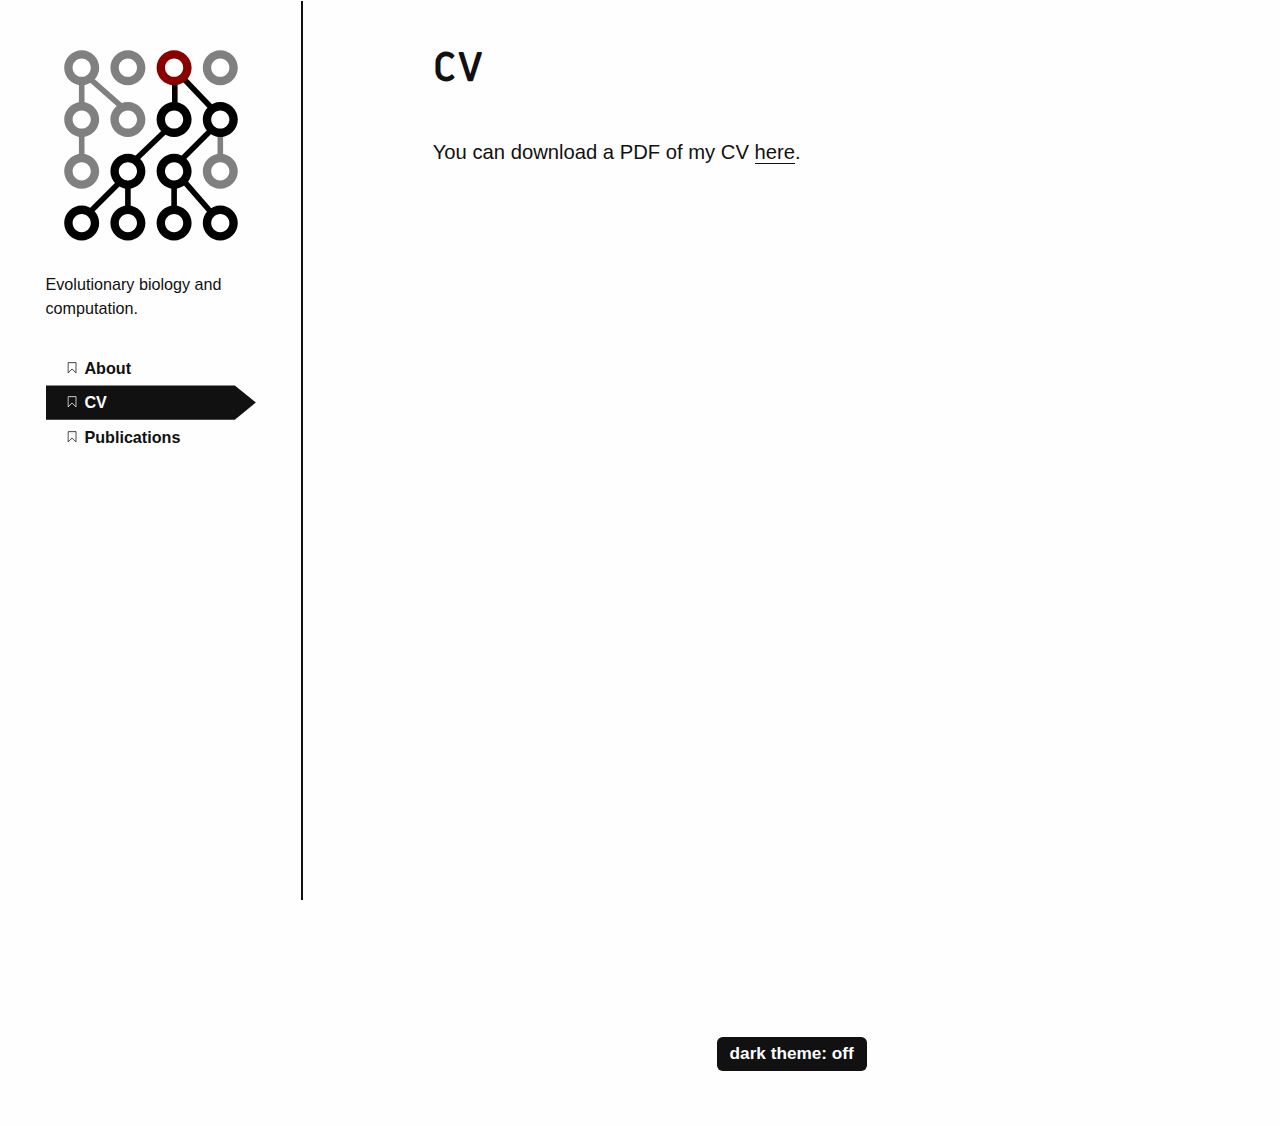
<file: cv/index.html>
<!DOCTYPE html>
<html lang="en">
  <head>
  <meta charset="utf-8">
  <meta name="viewport" content="width=device-width, initial-scale=1.0">
  <meta http-equiv="X-UA-Compatible" content="IE=edge">

  <meta name="generator" content="Hugo 0.55.6" />
  <link rel="canonical" href="https://ianvcaldas.github.io/cv/">

  

  <link rel="apple-touch-icon" sizes="180x180" href="/apple-touch-icon.png">
  <link rel="icon" type="image/png" sizes="32x32" href="/favicon-32x32.png">
  <link rel="icon" type="image/png" sizes="16x16" href="/favicon-16x16.png">
  <link rel="manifest" href="/site.webmanifest">
  <link rel="mask-icon" href="/safari-pinned-tab.svg" color="#000000">
  <meta name="msapplication-TileColor" content="#ffffff">
  <meta name="theme-color" content="#ffffff">

  <link rel="stylesheet" href="https://ianvcaldas.github.io/css/prism.css" media="none" onload="this.media='all';">

  
  
  <link rel="stylesheet" type="text/css" href="https://ianvcaldas.github.io/css/styles.css">

  <style id="inverter" media="none">
    html { filter: invert(100%) }
    * { background-color: inherit }
    img:not([src*=".svg"]), .colors, iframe, .demo-container { filter: invert(100%) }
  </style>

  
  
  <title>CV | Ian V. Caldas</title>
</head>

  <body>
    <a href="#main">skip to content</a>
    <svg style="display: none">
  <symbol id="bookmark" viewBox="0 0 40 50">
   <g transform="translate(2266 3206.2)">
    <path style="stroke:currentColor;stroke-width:3.2637;fill:none" d="m-2262.2-3203.4-.2331 42.195 16.319-16.318 16.318 16.318.2331-42.428z"/>
   </g>
  </symbol>

  <symbol id="w3c" viewBox="0 0 127.09899 67.763">
   <text font-size="83" style="font-size:83px;font-family:Trebuchet;letter-spacing:-12;fill-opacity:0" letter-spacing="-12" y="67.609352" x="-26.782778">W3C</text>
   <text font-size="83" style="font-size:83px;font-weight:bold;font-family:Trebuchet;fill-opacity:0" y="67.609352" x="153.21722" font-weight="bold">SVG</text>
   <path style="fill:currentColor;image-rendering:optimizeQuality;shape-rendering:geometricPrecision" d="m33.695.377 12.062 41.016 12.067-41.016h8.731l-19.968 67.386h-.831l-12.48-41.759-12.479 41.759h-.832l-19.965-67.386h8.736l12.061 41.016 8.154-27.618-3.993-13.397h8.737z"/>
   <path style="fill:currentColor;image-rendering:optimizeQuality;shape-rendering:geometricPrecision" d="m91.355 46.132c0 6.104-1.624 11.234-4.862 15.394-3.248 4.158-7.45 6.237-12.607 6.237-3.882 0-7.263-1.238-10.148-3.702-2.885-2.47-5.02-5.812-6.406-10.022l6.82-2.829c1.001 2.552 2.317 4.562 3.953 6.028 1.636 1.469 3.56 2.207 5.781 2.207 2.329 0 4.3-1.306 5.909-3.911 1.609-2.606 2.411-5.738 2.411-9.401 0-4.049-.861-7.179-2.582-9.399-1.995-2.604-5.129-3.912-9.397-3.912h-3.327v-3.991l11.646-20.133h-14.062l-3.911 6.655h-2.493v-14.976h32.441v4.075l-12.31 21.217c4.324 1.385 7.596 3.911 9.815 7.571 2.22 3.659 3.329 7.953 3.329 12.892z"/>
   <path style="fill:currentColor;image-rendering:optimizeQuality;shape-rendering:geometricPrecision" d="m125.21 0 1.414 8.6-5.008 9.583s-1.924-4.064-5.117-6.314c-2.693-1.899-4.447-2.309-7.186-1.746-3.527.73-7.516 4.938-9.258 10.13-2.084 6.21-2.104 9.218-2.178 11.978-.115 4.428.58 7.043.58 7.043s-3.04-5.626-3.011-13.866c.018-5.882.947-11.218 3.666-16.479 2.404-4.627 5.954-7.404 9.114-7.728 3.264-.343 5.848 1.229 7.841 2.938 2.089 1.788 4.213 5.698 4.213 5.698l4.94-9.837z"/>
   <path style="fill:currentColor;image-rendering:optimizeQuality;shape-rendering:geometricPrecision" d="m125.82 48.674s-2.208 3.957-3.589 5.48c-1.379 1.524-3.849 4.209-6.896 5.555-3.049 1.343-4.646 1.598-7.661 1.306-3.01-.29-5.807-2.032-6.786-2.764-.979-.722-3.486-2.864-4.897-4.854-1.42-2-3.634-5.995-3.634-5.995s1.233 4.001 2.007 5.699c.442.977 1.81 3.965 3.749 6.572 1.805 2.425 5.315 6.604 10.652 7.545 5.336.945 9.002-1.449 9.907-2.031.907-.578 2.819-2.178 4.032-3.475 1.264-1.351 2.459-3.079 3.116-4.108.487-.758 1.276-2.286 1.276-2.286l-1.276-6.644z"/>
  </symbol>

  <symbol id="tag" viewBox="0 0 177.16535 177.16535">
    <g transform="translate(0 -875.2)">
     <path style="fill-rule:evenodd;stroke-width:0;fill:currentColor" d="m159.9 894.3-68.79 8.5872-75.42 77.336 61.931 60.397 75.429-76.565 6.8495-69.755zm-31.412 31.835a10.813 10.813 0 0 1 1.8443 2.247 10.813 10.813 0 0 1 -3.5174 14.872l-.0445.0275a10.813 10.813 0 0 1 -14.86 -3.5714 10.813 10.813 0 0 1 3.5563 -14.863 10.813 10.813 0 0 1 13.022 1.2884z"/>
    </g>
  </symbol>

  <symbol id="balloon" viewBox="0 0 141.73228 177.16535">
   <g transform="translate(0 -875.2)">
    <g>
     <path style="fill:currentColor" d="m68.156 882.83-.88753 1.4269c-4.9564 7.9666-6.3764 17.321-5.6731 37.378.36584 10.437 1.1246 23.51 1.6874 29.062.38895 3.8372 3.8278 32.454 4.6105 38.459 4.6694-.24176 9.2946.2879 14.377 1.481 1.2359-3.2937 5.2496-13.088 8.886-21.623 6.249-14.668 8.4128-21.264 10.253-31.252 1.2464-6.7626 1.6341-12.156 1.4204-19.764-.36325-12.93-2.1234-19.487-6.9377-25.843-2.0833-2.7507-6.9865-7.6112-7.9127-7.8436-.79716-.20019-6.6946-1.0922-6.7755-1.0248-.02213.0182-5.0006-.41858-7.5248-.22808l-2.149-.22808h-3.3738z"/>
     <path style="fill:currentColor" d="m61.915 883.28-3.2484.4497c-1.7863.24724-3.5182.53481-3.8494.63994-2.4751.33811-4.7267.86957-6.7777 1.5696-.28598 0-1.0254.20146-2.3695.58589-5.0418 1.4418-6.6374 2.2604-8.2567 4.2364-6.281 7.6657-11.457 18.43-12.932 26.891-1.4667 8.4111.71353 22.583 5.0764 32.996 3.8064 9.0852 13.569 25.149 22.801 37.517 1.3741 1.841 2.1708 2.9286 2.4712 3.5792 3.5437-1.1699 6.8496-1.9336 10.082-2.3263-1.3569-5.7831-4.6968-21.86-6.8361-33.002-.92884-4.8368-2.4692-14.322-3.2452-19.991-.68557-5.0083-.77707-6.9534-.74159-15.791.04316-10.803.41822-16.162 1.5026-21.503 1.4593-5.9026 3.3494-11.077 6.3247-15.852z"/>
     <path style="fill:currentColor" d="m94.499 885.78c-.10214-.0109-.13691 0-.0907.0409.16033.13489 1.329 1.0675 2.5976 2.0723 6.7003 5.307 11.273 14.568 12.658 25.638.52519 4.1949.24765 14.361-.5059 18.523-2.4775 13.684-9.7807 32.345-20.944 53.519l-3.0559 5.7971c2.8082.76579 5.7915 1.727 8.9926 2.8441 11.562-11.691 18.349-19.678 24.129-28.394 7.8992-11.913 11.132-20.234 12.24-31.518.98442-10.02-1.5579-20.876-6.7799-28.959-.2758-.4269-.57803-.86856-.89617-1.3166-3.247-6.13-9.752-12.053-21.264-16.131-2.3687-.86369-6.3657-2.0433-7.0802-2.1166z"/>
     <path style="fill:currentColor" d="m32.52 892.22c-.20090-.13016-1.4606.81389-3.9132 2.7457-11.486 9.0476-17.632 24.186-16.078 39.61.79699 7.9138 2.4066 13.505 5.9184 20.562 5.8577 11.77 14.749 23.219 30.087 38.74.05838.059.12188.1244.18052.1838 1.3166-.5556 2.5965-1.0618 3.8429-1.5199-.66408-.32448-1.4608-1.3297-3.8116-4.4602-5.0951-6.785-8.7512-11.962-13.051-18.486-5.1379-7.7948-5.0097-7.5894-8.0586-13.054-6.2097-11.13-8.2674-17.725-8.6014-27.563-.21552-6.3494.13041-9.2733 1.775-14.987 2.1832-7.5849 3.9273-10.986 9.2693-18.07 1.7839-2.3656 2.6418-3.57 2.4409-3.7003z"/>
     <path style="fill:currentColor" d="m69.133 992.37c-6.2405.0309-12.635.76718-19.554 2.5706 4.6956 4.7759 9.935 10.258 12.05 12.625l4.1272 4.6202h11.493l3.964-4.4516c2.0962-2.3541 7.4804-7.9845 12.201-12.768-8.378-1.4975-16.207-2.6353-24.281-2.5955z"/>
     <rect style="stroke-width:0;fill:currentColor" ry="2.0328" height="27.746" width="22.766" y="1017.7" x="60.201"/>
    </g>
   </g>
  </symbol>

  <symbol id="info" viewBox="0 0 41.667 41.667">
   <g transform="translate(-37.035 -1004.6)">
    <path style="stroke-linejoin:round;stroke:currentColor;stroke-linecap:round;stroke-width:3.728;fill:none" d="m76.25 1030.2a18.968 18.968 0 0 1 -23.037 13.709 18.968 18.968 0 0 1 -13.738 -23.019 18.968 18.968 0 0 1 23.001 -13.768 18.968 18.968 0 0 1 13.798 22.984"/>
    <g transform="matrix(1.1146 0 0 1.1146 -26.276 -124.92)">
     <path style="stroke:currentColor;stroke-linecap:round;stroke-width:3.728;fill:none" d="m75.491 1039.5v-8.7472"/>
     <path style="stroke-width:0;fill:currentColor" transform="scale(-1)" d="m-73.193-1024.5a2.3719 2.3719 0 0 1 -2.8807 1.7142 2.3719 2.3719 0 0 1 -1.718 -2.8785 2.3719 2.3719 0 0 1 2.8763 -1.7217 2.3719 2.3719 0 0 1 1.7254 2.8741"/>
    </g>
   </g>
  </symbol>

  <symbol id="warning" viewBox="0 0 48.430474 41.646302">
    <g transform="translate(-1.1273 -1010.2)">
     <path style="stroke-linejoin:round;stroke:currentColor;stroke-linecap:round;stroke-width:4.151;fill:none" d="m25.343 1012.3-22.14 37.496h44.28z"/>
     <path style="stroke:currentColor;stroke-linecap:round;stroke-width:4.1512;fill:none" d="m25.54 1027.7v8.7472"/>
     <path style="stroke-width:0;fill:currentColor" d="m27.839 1042.8a2.3719 2.3719 0 0 1 -2.8807 1.7143 2.3719 2.3719 0 0 1 -1.718 -2.8785 2.3719 2.3719 0 0 1 2.8763 -1.7217 2.3719 2.3719 0 0 1 1.7254 2.8741"/>
    </g>
  </symbol>

  <symbol id="menu" viewBox="0 0 50 50">
     <rect style="stroke-width:0;fill:currentColor" height="10" width="50" y="0" x="0"/>
     <rect style="stroke-width:0;fill:currentColor" height="10" width="50" y="20" x="0"/>
     <rect style="stroke-width:0;fill:currentColor" height="10" width="50" y="40" x="0"/>
   </symbol>

   <symbol id="link" viewBox="0 0 50 50">
    <g transform="translate(0 -1002.4)">
     <g transform="matrix(.095670 0 0 .095670 2.3233 1004.9)">
      <g>
       <path style="stroke-width:0;fill:currentColor" d="m452.84 192.9-128.65 128.65c-35.535 35.54-93.108 35.54-128.65 0l-42.881-42.886 42.881-42.876 42.884 42.876c11.845 11.822 31.064 11.846 42.886 0l128.64-128.64c11.816-11.831 11.816-31.066 0-42.9l-42.881-42.881c-11.822-11.814-31.064-11.814-42.887 0l-45.928 45.936c-21.292-12.531-45.491-17.905-69.449-16.291l72.501-72.526c35.535-35.521 93.136-35.521 128.64 0l42.886 42.881c35.535 35.523 35.535 93.141-.001 128.66zm-254.28 168.51-45.903 45.9c-11.845 11.846-31.064 11.817-42.881 0l-42.884-42.881c-11.845-11.821-11.845-31.041 0-42.886l128.65-128.65c11.819-11.814 31.069-11.814 42.884 0l42.886 42.886 42.876-42.886-42.876-42.881c-35.54-35.521-93.113-35.521-128.65 0l-128.65 128.64c-35.538 35.545-35.538 93.146 0 128.65l42.883 42.882c35.51 35.54 93.11 35.54 128.65 0l72.496-72.499c-23.956 1.597-48.092-3.784-69.474-16.283z"/>
      </g>
     </g>
    </g>
  </symbol>

  <symbol id="doc" viewBox="0 0 35 45">
   <g transform="translate(-147.53 -539.83)">
    <path style="stroke:currentColor;stroke-width:2.4501;fill:none" d="m149.38 542.67v39.194h31.354v-39.194z"/>
    <g style="stroke-width:25" transform="matrix(.098003 0 0 .098003 133.69 525.96)">
     <path d="m220 252.36h200" style="stroke:currentColor;stroke-width:25;fill:none"/>
     <path style="stroke:currentColor;stroke-width:25;fill:none" d="m220 409.95h200"/>
     <path d="m220 488.74h200" style="stroke:currentColor;stroke-width:25;fill:none"/>
     <path d="m220 331.15h200" style="stroke:currentColor;stroke-width:25;fill:none"/>
    </g>
   </g>
 </symbol>

 <symbol id="tick" viewBox="0 0 177.16535 177.16535">
  <g transform="translate(0 -875.2)">
   <rect style="stroke-width:0;fill:currentColor" transform="rotate(30)" height="155" width="40" y="702.99" x="556.82"/>
   <rect style="stroke-width:0;fill:currentColor" transform="rotate(30)" height="40" width="90.404" y="817.99" x="506.42"/>
  </g>
 </symbol>
</svg>

    <div class="wrapper">
      <header class="intro-and-nav" role="banner">
  <div>
    <div class="intro">
      <a class="logo" href="/" aria-label="Ian V. Caldas home page">
        <img src="https://ianvcaldas.github.io/images/logo.svg" alt="">
      </a>
      <p class="library-desc">
        
          Evolutionary biology and computation.
        
      </p>
    </div>
    <nav id="patterns-nav" class="patterns" role="navigation">
  <h2 class="vh">Main navigation</h2>
  <button id="menu-button" aria-expanded="false">
    <svg viewBox="0 0 50 50" aria-hidden="true" focusable="false">
      <use xlink:href="#menu"></use>
    </svg>
    Menu
  </button>
  
  <ul id="patterns-list">
  
    <li class="pattern">
      
      
      
      
      <a href="/" >
        <svg class="bookmark-icon" aria-hidden="true" focusable="false" viewBox="0 0 40 50">
          <use xlink:href="#bookmark"></use>
        </svg>
        <span class="text">About</span>
      </a>
    </li>
  
    <li class="pattern">
      
      
      
      
      <a href="/cv" aria-current="page">
        <svg class="bookmark-icon" aria-hidden="true" focusable="false" viewBox="0 0 40 50">
          <use xlink:href="#bookmark"></use>
        </svg>
        <span class="text">CV</span>
      </a>
    </li>
  
    <li class="pattern">
      
      
      
      
      <a href="/publications" >
        <svg class="bookmark-icon" aria-hidden="true" focusable="false" viewBox="0 0 40 50">
          <use xlink:href="#bookmark"></use>
        </svg>
        <span class="text">Publications</span>
      </a>
    </li>
  
  </ul>
</nav>
  </div>
</header>
      <div class="main-and-footer">
        <div>
          
  <main id="main">
    <h1>CV</h1>
    <p>You can download a PDF of my CV <a href="/20200121_cv.pdf">here</a>.</p>

  </main>

          <footer role="contentinfo">
  <div>
    <label for="themer">
      dark theme: <input type="checkbox" id="themer" class="vh">
      <span aria-hidden="true"></span>
    </label>
  </div>
  
</footer>

        </div>
      </div>
    </div>
    <script src="https://ianvcaldas.github.io/js/prism.js"></script>
<script src="https://ianvcaldas.github.io/js/dom-scripts.js"></script>

    
    
  

  </body>
</html>
</file>
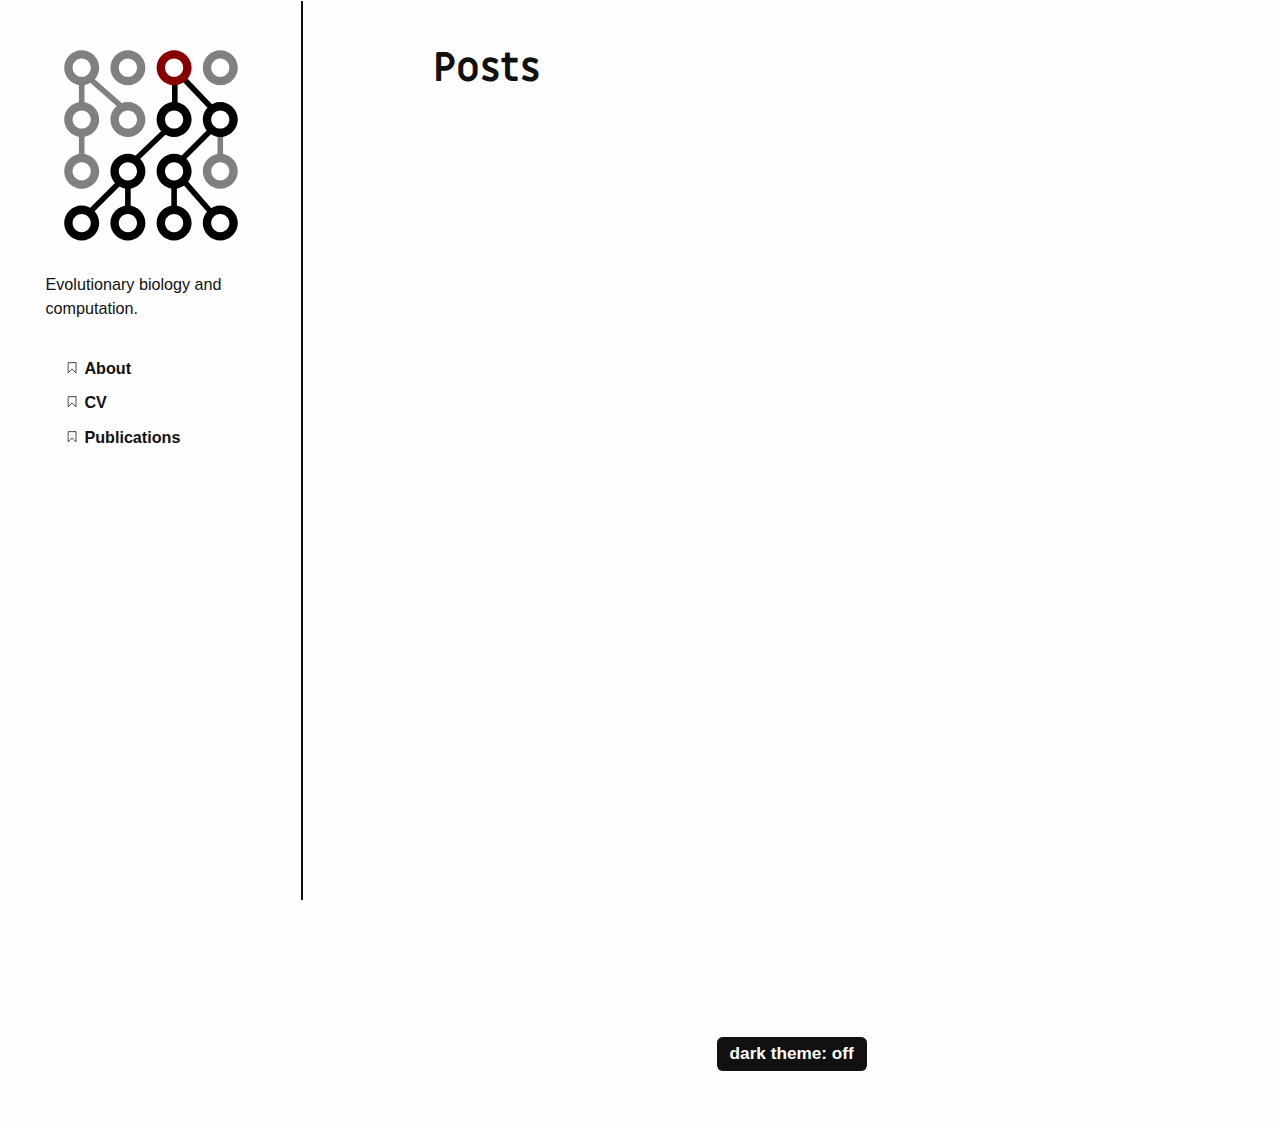
<file: post/index.html>
<!DOCTYPE html>
<html lang="en">
  <head>
  <meta charset="utf-8">
  <meta name="viewport" content="width=device-width, initial-scale=1.0">
  <meta http-equiv="X-UA-Compatible" content="IE=edge">

  <meta name="generator" content="Hugo 0.55.6" />
  <link rel="canonical" href="https://ianvcaldas.github.io/post/">

  

  <link rel="apple-touch-icon" sizes="180x180" href="/apple-touch-icon.png">
  <link rel="icon" type="image/png" sizes="32x32" href="/favicon-32x32.png">
  <link rel="icon" type="image/png" sizes="16x16" href="/favicon-16x16.png">
  <link rel="manifest" href="/site.webmanifest">
  <link rel="mask-icon" href="/safari-pinned-tab.svg" color="#000000">
  <meta name="msapplication-TileColor" content="#ffffff">
  <meta name="theme-color" content="#ffffff">

  <link rel="stylesheet" href="https://ianvcaldas.github.io/css/prism.css" media="none" onload="this.media='all';">

  
  
  <link rel="stylesheet" type="text/css" href="https://ianvcaldas.github.io/css/styles.css">

  <style id="inverter" media="none">
    html { filter: invert(100%) }
    * { background-color: inherit }
    img:not([src*=".svg"]), .colors, iframe, .demo-container { filter: invert(100%) }
  </style>

  
  
  <title>Posts | Ian V. Caldas</title>
</head>

  <body>
    <a href="#main">skip to content</a>
    <svg style="display: none">
  <symbol id="bookmark" viewBox="0 0 40 50">
   <g transform="translate(2266 3206.2)">
    <path style="stroke:currentColor;stroke-width:3.2637;fill:none" d="m-2262.2-3203.4-.2331 42.195 16.319-16.318 16.318 16.318.2331-42.428z"/>
   </g>
  </symbol>

  <symbol id="w3c" viewBox="0 0 127.09899 67.763">
   <text font-size="83" style="font-size:83px;font-family:Trebuchet;letter-spacing:-12;fill-opacity:0" letter-spacing="-12" y="67.609352" x="-26.782778">W3C</text>
   <text font-size="83" style="font-size:83px;font-weight:bold;font-family:Trebuchet;fill-opacity:0" y="67.609352" x="153.21722" font-weight="bold">SVG</text>
   <path style="fill:currentColor;image-rendering:optimizeQuality;shape-rendering:geometricPrecision" d="m33.695.377 12.062 41.016 12.067-41.016h8.731l-19.968 67.386h-.831l-12.48-41.759-12.479 41.759h-.832l-19.965-67.386h8.736l12.061 41.016 8.154-27.618-3.993-13.397h8.737z"/>
   <path style="fill:currentColor;image-rendering:optimizeQuality;shape-rendering:geometricPrecision" d="m91.355 46.132c0 6.104-1.624 11.234-4.862 15.394-3.248 4.158-7.45 6.237-12.607 6.237-3.882 0-7.263-1.238-10.148-3.702-2.885-2.47-5.02-5.812-6.406-10.022l6.82-2.829c1.001 2.552 2.317 4.562 3.953 6.028 1.636 1.469 3.56 2.207 5.781 2.207 2.329 0 4.3-1.306 5.909-3.911 1.609-2.606 2.411-5.738 2.411-9.401 0-4.049-.861-7.179-2.582-9.399-1.995-2.604-5.129-3.912-9.397-3.912h-3.327v-3.991l11.646-20.133h-14.062l-3.911 6.655h-2.493v-14.976h32.441v4.075l-12.31 21.217c4.324 1.385 7.596 3.911 9.815 7.571 2.22 3.659 3.329 7.953 3.329 12.892z"/>
   <path style="fill:currentColor;image-rendering:optimizeQuality;shape-rendering:geometricPrecision" d="m125.21 0 1.414 8.6-5.008 9.583s-1.924-4.064-5.117-6.314c-2.693-1.899-4.447-2.309-7.186-1.746-3.527.73-7.516 4.938-9.258 10.13-2.084 6.21-2.104 9.218-2.178 11.978-.115 4.428.58 7.043.58 7.043s-3.04-5.626-3.011-13.866c.018-5.882.947-11.218 3.666-16.479 2.404-4.627 5.954-7.404 9.114-7.728 3.264-.343 5.848 1.229 7.841 2.938 2.089 1.788 4.213 5.698 4.213 5.698l4.94-9.837z"/>
   <path style="fill:currentColor;image-rendering:optimizeQuality;shape-rendering:geometricPrecision" d="m125.82 48.674s-2.208 3.957-3.589 5.48c-1.379 1.524-3.849 4.209-6.896 5.555-3.049 1.343-4.646 1.598-7.661 1.306-3.01-.29-5.807-2.032-6.786-2.764-.979-.722-3.486-2.864-4.897-4.854-1.42-2-3.634-5.995-3.634-5.995s1.233 4.001 2.007 5.699c.442.977 1.81 3.965 3.749 6.572 1.805 2.425 5.315 6.604 10.652 7.545 5.336.945 9.002-1.449 9.907-2.031.907-.578 2.819-2.178 4.032-3.475 1.264-1.351 2.459-3.079 3.116-4.108.487-.758 1.276-2.286 1.276-2.286l-1.276-6.644z"/>
  </symbol>

  <symbol id="tag" viewBox="0 0 177.16535 177.16535">
    <g transform="translate(0 -875.2)">
     <path style="fill-rule:evenodd;stroke-width:0;fill:currentColor" d="m159.9 894.3-68.79 8.5872-75.42 77.336 61.931 60.397 75.429-76.565 6.8495-69.755zm-31.412 31.835a10.813 10.813 0 0 1 1.8443 2.247 10.813 10.813 0 0 1 -3.5174 14.872l-.0445.0275a10.813 10.813 0 0 1 -14.86 -3.5714 10.813 10.813 0 0 1 3.5563 -14.863 10.813 10.813 0 0 1 13.022 1.2884z"/>
    </g>
  </symbol>

  <symbol id="balloon" viewBox="0 0 141.73228 177.16535">
   <g transform="translate(0 -875.2)">
    <g>
     <path style="fill:currentColor" d="m68.156 882.83-.88753 1.4269c-4.9564 7.9666-6.3764 17.321-5.6731 37.378.36584 10.437 1.1246 23.51 1.6874 29.062.38895 3.8372 3.8278 32.454 4.6105 38.459 4.6694-.24176 9.2946.2879 14.377 1.481 1.2359-3.2937 5.2496-13.088 8.886-21.623 6.249-14.668 8.4128-21.264 10.253-31.252 1.2464-6.7626 1.6341-12.156 1.4204-19.764-.36325-12.93-2.1234-19.487-6.9377-25.843-2.0833-2.7507-6.9865-7.6112-7.9127-7.8436-.79716-.20019-6.6946-1.0922-6.7755-1.0248-.02213.0182-5.0006-.41858-7.5248-.22808l-2.149-.22808h-3.3738z"/>
     <path style="fill:currentColor" d="m61.915 883.28-3.2484.4497c-1.7863.24724-3.5182.53481-3.8494.63994-2.4751.33811-4.7267.86957-6.7777 1.5696-.28598 0-1.0254.20146-2.3695.58589-5.0418 1.4418-6.6374 2.2604-8.2567 4.2364-6.281 7.6657-11.457 18.43-12.932 26.891-1.4667 8.4111.71353 22.583 5.0764 32.996 3.8064 9.0852 13.569 25.149 22.801 37.517 1.3741 1.841 2.1708 2.9286 2.4712 3.5792 3.5437-1.1699 6.8496-1.9336 10.082-2.3263-1.3569-5.7831-4.6968-21.86-6.8361-33.002-.92884-4.8368-2.4692-14.322-3.2452-19.991-.68557-5.0083-.77707-6.9534-.74159-15.791.04316-10.803.41822-16.162 1.5026-21.503 1.4593-5.9026 3.3494-11.077 6.3247-15.852z"/>
     <path style="fill:currentColor" d="m94.499 885.78c-.10214-.0109-.13691 0-.0907.0409.16033.13489 1.329 1.0675 2.5976 2.0723 6.7003 5.307 11.273 14.568 12.658 25.638.52519 4.1949.24765 14.361-.5059 18.523-2.4775 13.684-9.7807 32.345-20.944 53.519l-3.0559 5.7971c2.8082.76579 5.7915 1.727 8.9926 2.8441 11.562-11.691 18.349-19.678 24.129-28.394 7.8992-11.913 11.132-20.234 12.24-31.518.98442-10.02-1.5579-20.876-6.7799-28.959-.2758-.4269-.57803-.86856-.89617-1.3166-3.247-6.13-9.752-12.053-21.264-16.131-2.3687-.86369-6.3657-2.0433-7.0802-2.1166z"/>
     <path style="fill:currentColor" d="m32.52 892.22c-.20090-.13016-1.4606.81389-3.9132 2.7457-11.486 9.0476-17.632 24.186-16.078 39.61.79699 7.9138 2.4066 13.505 5.9184 20.562 5.8577 11.77 14.749 23.219 30.087 38.74.05838.059.12188.1244.18052.1838 1.3166-.5556 2.5965-1.0618 3.8429-1.5199-.66408-.32448-1.4608-1.3297-3.8116-4.4602-5.0951-6.785-8.7512-11.962-13.051-18.486-5.1379-7.7948-5.0097-7.5894-8.0586-13.054-6.2097-11.13-8.2674-17.725-8.6014-27.563-.21552-6.3494.13041-9.2733 1.775-14.987 2.1832-7.5849 3.9273-10.986 9.2693-18.07 1.7839-2.3656 2.6418-3.57 2.4409-3.7003z"/>
     <path style="fill:currentColor" d="m69.133 992.37c-6.2405.0309-12.635.76718-19.554 2.5706 4.6956 4.7759 9.935 10.258 12.05 12.625l4.1272 4.6202h11.493l3.964-4.4516c2.0962-2.3541 7.4804-7.9845 12.201-12.768-8.378-1.4975-16.207-2.6353-24.281-2.5955z"/>
     <rect style="stroke-width:0;fill:currentColor" ry="2.0328" height="27.746" width="22.766" y="1017.7" x="60.201"/>
    </g>
   </g>
  </symbol>

  <symbol id="info" viewBox="0 0 41.667 41.667">
   <g transform="translate(-37.035 -1004.6)">
    <path style="stroke-linejoin:round;stroke:currentColor;stroke-linecap:round;stroke-width:3.728;fill:none" d="m76.25 1030.2a18.968 18.968 0 0 1 -23.037 13.709 18.968 18.968 0 0 1 -13.738 -23.019 18.968 18.968 0 0 1 23.001 -13.768 18.968 18.968 0 0 1 13.798 22.984"/>
    <g transform="matrix(1.1146 0 0 1.1146 -26.276 -124.92)">
     <path style="stroke:currentColor;stroke-linecap:round;stroke-width:3.728;fill:none" d="m75.491 1039.5v-8.7472"/>
     <path style="stroke-width:0;fill:currentColor" transform="scale(-1)" d="m-73.193-1024.5a2.3719 2.3719 0 0 1 -2.8807 1.7142 2.3719 2.3719 0 0 1 -1.718 -2.8785 2.3719 2.3719 0 0 1 2.8763 -1.7217 2.3719 2.3719 0 0 1 1.7254 2.8741"/>
    </g>
   </g>
  </symbol>

  <symbol id="warning" viewBox="0 0 48.430474 41.646302">
    <g transform="translate(-1.1273 -1010.2)">
     <path style="stroke-linejoin:round;stroke:currentColor;stroke-linecap:round;stroke-width:4.151;fill:none" d="m25.343 1012.3-22.14 37.496h44.28z"/>
     <path style="stroke:currentColor;stroke-linecap:round;stroke-width:4.1512;fill:none" d="m25.54 1027.7v8.7472"/>
     <path style="stroke-width:0;fill:currentColor" d="m27.839 1042.8a2.3719 2.3719 0 0 1 -2.8807 1.7143 2.3719 2.3719 0 0 1 -1.718 -2.8785 2.3719 2.3719 0 0 1 2.8763 -1.7217 2.3719 2.3719 0 0 1 1.7254 2.8741"/>
    </g>
  </symbol>

  <symbol id="menu" viewBox="0 0 50 50">
     <rect style="stroke-width:0;fill:currentColor" height="10" width="50" y="0" x="0"/>
     <rect style="stroke-width:0;fill:currentColor" height="10" width="50" y="20" x="0"/>
     <rect style="stroke-width:0;fill:currentColor" height="10" width="50" y="40" x="0"/>
   </symbol>

   <symbol id="link" viewBox="0 0 50 50">
    <g transform="translate(0 -1002.4)">
     <g transform="matrix(.095670 0 0 .095670 2.3233 1004.9)">
      <g>
       <path style="stroke-width:0;fill:currentColor" d="m452.84 192.9-128.65 128.65c-35.535 35.54-93.108 35.54-128.65 0l-42.881-42.886 42.881-42.876 42.884 42.876c11.845 11.822 31.064 11.846 42.886 0l128.64-128.64c11.816-11.831 11.816-31.066 0-42.9l-42.881-42.881c-11.822-11.814-31.064-11.814-42.887 0l-45.928 45.936c-21.292-12.531-45.491-17.905-69.449-16.291l72.501-72.526c35.535-35.521 93.136-35.521 128.64 0l42.886 42.881c35.535 35.523 35.535 93.141-.001 128.66zm-254.28 168.51-45.903 45.9c-11.845 11.846-31.064 11.817-42.881 0l-42.884-42.881c-11.845-11.821-11.845-31.041 0-42.886l128.65-128.65c11.819-11.814 31.069-11.814 42.884 0l42.886 42.886 42.876-42.886-42.876-42.881c-35.54-35.521-93.113-35.521-128.65 0l-128.65 128.64c-35.538 35.545-35.538 93.146 0 128.65l42.883 42.882c35.51 35.54 93.11 35.54 128.65 0l72.496-72.499c-23.956 1.597-48.092-3.784-69.474-16.283z"/>
      </g>
     </g>
    </g>
  </symbol>

  <symbol id="doc" viewBox="0 0 35 45">
   <g transform="translate(-147.53 -539.83)">
    <path style="stroke:currentColor;stroke-width:2.4501;fill:none" d="m149.38 542.67v39.194h31.354v-39.194z"/>
    <g style="stroke-width:25" transform="matrix(.098003 0 0 .098003 133.69 525.96)">
     <path d="m220 252.36h200" style="stroke:currentColor;stroke-width:25;fill:none"/>
     <path style="stroke:currentColor;stroke-width:25;fill:none" d="m220 409.95h200"/>
     <path d="m220 488.74h200" style="stroke:currentColor;stroke-width:25;fill:none"/>
     <path d="m220 331.15h200" style="stroke:currentColor;stroke-width:25;fill:none"/>
    </g>
   </g>
 </symbol>

 <symbol id="tick" viewBox="0 0 177.16535 177.16535">
  <g transform="translate(0 -875.2)">
   <rect style="stroke-width:0;fill:currentColor" transform="rotate(30)" height="155" width="40" y="702.99" x="556.82"/>
   <rect style="stroke-width:0;fill:currentColor" transform="rotate(30)" height="40" width="90.404" y="817.99" x="506.42"/>
  </g>
 </symbol>
</svg>

    <div class="wrapper">
      <header class="intro-and-nav" role="banner">
  <div>
    <div class="intro">
      <a class="logo" href="/" aria-label="Ian V. Caldas home page">
        <img src="https://ianvcaldas.github.io/images/logo.svg" alt="">
      </a>
      <p class="library-desc">
        
          Evolutionary biology and computation.
        
      </p>
    </div>
    <nav id="patterns-nav" class="patterns" role="navigation">
  <h2 class="vh">Main navigation</h2>
  <button id="menu-button" aria-expanded="false">
    <svg viewBox="0 0 50 50" aria-hidden="true" focusable="false">
      <use xlink:href="#menu"></use>
    </svg>
    Menu
  </button>
  
  <ul id="patterns-list">
  
    <li class="pattern">
      
      
      
      
      <a href="/" >
        <svg class="bookmark-icon" aria-hidden="true" focusable="false" viewBox="0 0 40 50">
          <use xlink:href="#bookmark"></use>
        </svg>
        <span class="text">About</span>
      </a>
    </li>
  
    <li class="pattern">
      
      
      
      
      <a href="/cv" >
        <svg class="bookmark-icon" aria-hidden="true" focusable="false" viewBox="0 0 40 50">
          <use xlink:href="#bookmark"></use>
        </svg>
        <span class="text">CV</span>
      </a>
    </li>
  
    <li class="pattern">
      
      
      
      
      <a href="/publications" >
        <svg class="bookmark-icon" aria-hidden="true" focusable="false" viewBox="0 0 40 50">
          <use xlink:href="#bookmark"></use>
        </svg>
        <span class="text">Publications</span>
      </a>
    </li>
  
  </ul>
</nav>
  </div>
</header>
      <div class="main-and-footer">
        <div>
          
  <main id="main">
    <h1>Posts</h1>
    <ul class="patterns-list">
    
    </ul>
  </main>

          <footer role="contentinfo">
  <div>
    <label for="themer">
      dark theme: <input type="checkbox" id="themer" class="vh">
      <span aria-hidden="true"></span>
    </label>
  </div>
  
</footer>

        </div>
      </div>
    </div>
    <script src="https://ianvcaldas.github.io/js/prism.js"></script>
<script src="https://ianvcaldas.github.io/js/dom-scripts.js"></script>

    
    
  

  </body>
</html>
</file>
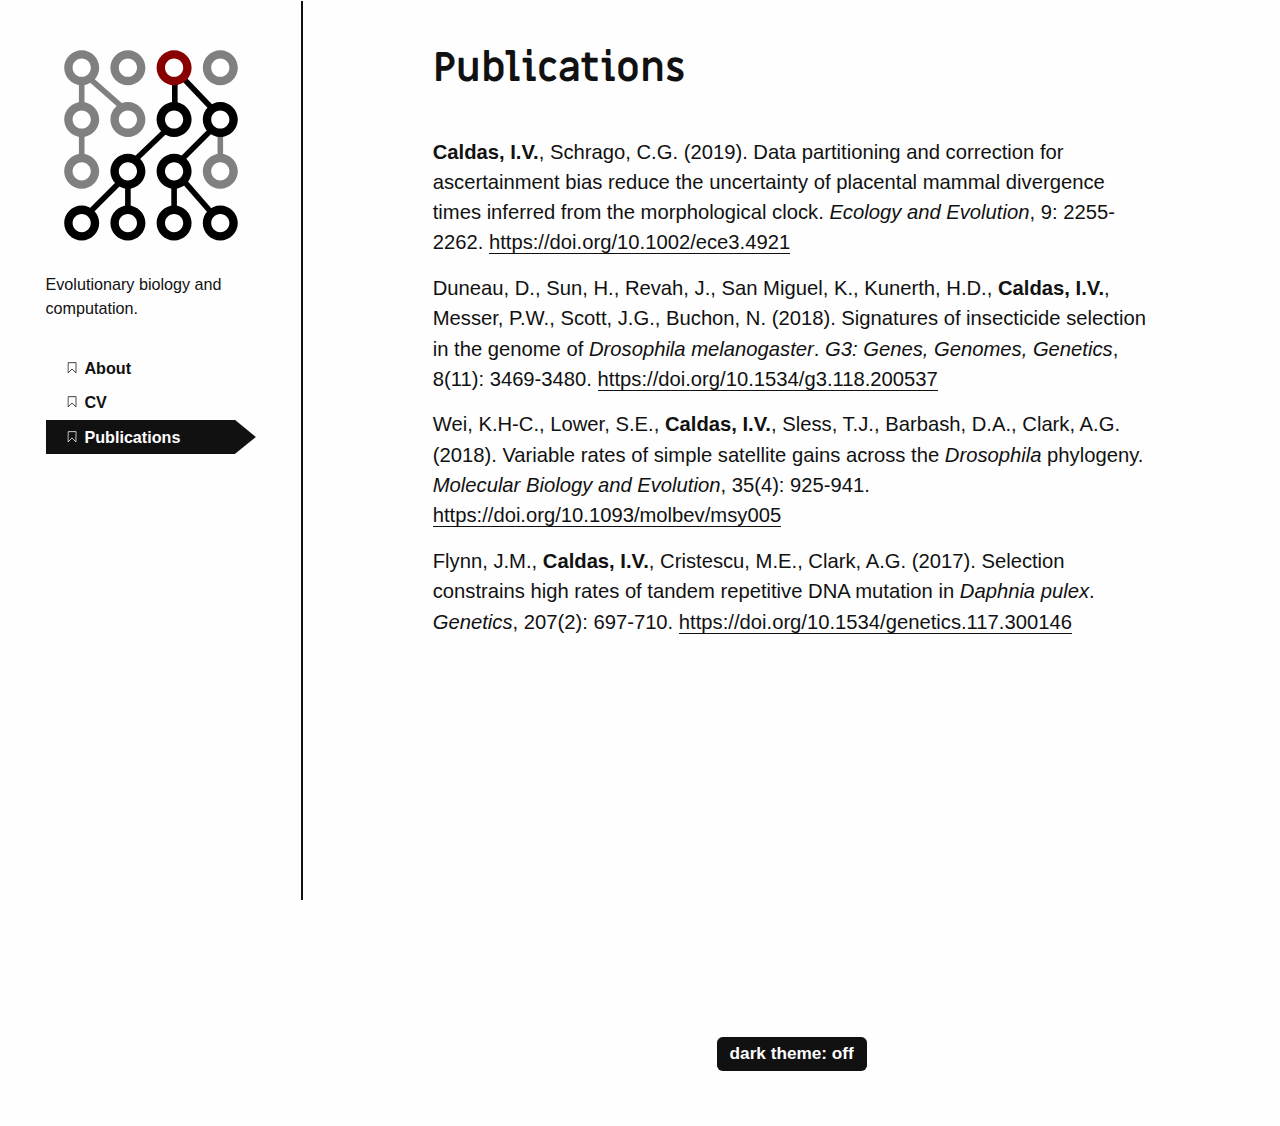
<file: publications/index.html>
<!DOCTYPE html>
<html lang="en">
  <head>
  <meta charset="utf-8">
  <meta name="viewport" content="width=device-width, initial-scale=1.0">
  <meta http-equiv="X-UA-Compatible" content="IE=edge">

  <meta name="generator" content="Hugo 0.55.6" />
  <link rel="canonical" href="https://ianvcaldas.github.io/publications/">

  

  <link rel="apple-touch-icon" sizes="180x180" href="/apple-touch-icon.png">
  <link rel="icon" type="image/png" sizes="32x32" href="/favicon-32x32.png">
  <link rel="icon" type="image/png" sizes="16x16" href="/favicon-16x16.png">
  <link rel="manifest" href="/site.webmanifest">
  <link rel="mask-icon" href="/safari-pinned-tab.svg" color="#000000">
  <meta name="msapplication-TileColor" content="#ffffff">
  <meta name="theme-color" content="#ffffff">

  <link rel="stylesheet" href="https://ianvcaldas.github.io/css/prism.css" media="none" onload="this.media='all';">

  
  
  <link rel="stylesheet" type="text/css" href="https://ianvcaldas.github.io/css/styles.css">

  <style id="inverter" media="none">
    html { filter: invert(100%) }
    * { background-color: inherit }
    img:not([src*=".svg"]), .colors, iframe, .demo-container { filter: invert(100%) }
  </style>

  
  
  <title>Publications | Ian V. Caldas</title>
</head>

  <body>
    <a href="#main">skip to content</a>
    <svg style="display: none">
  <symbol id="bookmark" viewBox="0 0 40 50">
   <g transform="translate(2266 3206.2)">
    <path style="stroke:currentColor;stroke-width:3.2637;fill:none" d="m-2262.2-3203.4-.2331 42.195 16.319-16.318 16.318 16.318.2331-42.428z"/>
   </g>
  </symbol>

  <symbol id="w3c" viewBox="0 0 127.09899 67.763">
   <text font-size="83" style="font-size:83px;font-family:Trebuchet;letter-spacing:-12;fill-opacity:0" letter-spacing="-12" y="67.609352" x="-26.782778">W3C</text>
   <text font-size="83" style="font-size:83px;font-weight:bold;font-family:Trebuchet;fill-opacity:0" y="67.609352" x="153.21722" font-weight="bold">SVG</text>
   <path style="fill:currentColor;image-rendering:optimizeQuality;shape-rendering:geometricPrecision" d="m33.695.377 12.062 41.016 12.067-41.016h8.731l-19.968 67.386h-.831l-12.48-41.759-12.479 41.759h-.832l-19.965-67.386h8.736l12.061 41.016 8.154-27.618-3.993-13.397h8.737z"/>
   <path style="fill:currentColor;image-rendering:optimizeQuality;shape-rendering:geometricPrecision" d="m91.355 46.132c0 6.104-1.624 11.234-4.862 15.394-3.248 4.158-7.45 6.237-12.607 6.237-3.882 0-7.263-1.238-10.148-3.702-2.885-2.47-5.02-5.812-6.406-10.022l6.82-2.829c1.001 2.552 2.317 4.562 3.953 6.028 1.636 1.469 3.56 2.207 5.781 2.207 2.329 0 4.3-1.306 5.909-3.911 1.609-2.606 2.411-5.738 2.411-9.401 0-4.049-.861-7.179-2.582-9.399-1.995-2.604-5.129-3.912-9.397-3.912h-3.327v-3.991l11.646-20.133h-14.062l-3.911 6.655h-2.493v-14.976h32.441v4.075l-12.31 21.217c4.324 1.385 7.596 3.911 9.815 7.571 2.22 3.659 3.329 7.953 3.329 12.892z"/>
   <path style="fill:currentColor;image-rendering:optimizeQuality;shape-rendering:geometricPrecision" d="m125.21 0 1.414 8.6-5.008 9.583s-1.924-4.064-5.117-6.314c-2.693-1.899-4.447-2.309-7.186-1.746-3.527.73-7.516 4.938-9.258 10.13-2.084 6.21-2.104 9.218-2.178 11.978-.115 4.428.58 7.043.58 7.043s-3.04-5.626-3.011-13.866c.018-5.882.947-11.218 3.666-16.479 2.404-4.627 5.954-7.404 9.114-7.728 3.264-.343 5.848 1.229 7.841 2.938 2.089 1.788 4.213 5.698 4.213 5.698l4.94-9.837z"/>
   <path style="fill:currentColor;image-rendering:optimizeQuality;shape-rendering:geometricPrecision" d="m125.82 48.674s-2.208 3.957-3.589 5.48c-1.379 1.524-3.849 4.209-6.896 5.555-3.049 1.343-4.646 1.598-7.661 1.306-3.01-.29-5.807-2.032-6.786-2.764-.979-.722-3.486-2.864-4.897-4.854-1.42-2-3.634-5.995-3.634-5.995s1.233 4.001 2.007 5.699c.442.977 1.81 3.965 3.749 6.572 1.805 2.425 5.315 6.604 10.652 7.545 5.336.945 9.002-1.449 9.907-2.031.907-.578 2.819-2.178 4.032-3.475 1.264-1.351 2.459-3.079 3.116-4.108.487-.758 1.276-2.286 1.276-2.286l-1.276-6.644z"/>
  </symbol>

  <symbol id="tag" viewBox="0 0 177.16535 177.16535">
    <g transform="translate(0 -875.2)">
     <path style="fill-rule:evenodd;stroke-width:0;fill:currentColor" d="m159.9 894.3-68.79 8.5872-75.42 77.336 61.931 60.397 75.429-76.565 6.8495-69.755zm-31.412 31.835a10.813 10.813 0 0 1 1.8443 2.247 10.813 10.813 0 0 1 -3.5174 14.872l-.0445.0275a10.813 10.813 0 0 1 -14.86 -3.5714 10.813 10.813 0 0 1 3.5563 -14.863 10.813 10.813 0 0 1 13.022 1.2884z"/>
    </g>
  </symbol>

  <symbol id="balloon" viewBox="0 0 141.73228 177.16535">
   <g transform="translate(0 -875.2)">
    <g>
     <path style="fill:currentColor" d="m68.156 882.83-.88753 1.4269c-4.9564 7.9666-6.3764 17.321-5.6731 37.378.36584 10.437 1.1246 23.51 1.6874 29.062.38895 3.8372 3.8278 32.454 4.6105 38.459 4.6694-.24176 9.2946.2879 14.377 1.481 1.2359-3.2937 5.2496-13.088 8.886-21.623 6.249-14.668 8.4128-21.264 10.253-31.252 1.2464-6.7626 1.6341-12.156 1.4204-19.764-.36325-12.93-2.1234-19.487-6.9377-25.843-2.0833-2.7507-6.9865-7.6112-7.9127-7.8436-.79716-.20019-6.6946-1.0922-6.7755-1.0248-.02213.0182-5.0006-.41858-7.5248-.22808l-2.149-.22808h-3.3738z"/>
     <path style="fill:currentColor" d="m61.915 883.28-3.2484.4497c-1.7863.24724-3.5182.53481-3.8494.63994-2.4751.33811-4.7267.86957-6.7777 1.5696-.28598 0-1.0254.20146-2.3695.58589-5.0418 1.4418-6.6374 2.2604-8.2567 4.2364-6.281 7.6657-11.457 18.43-12.932 26.891-1.4667 8.4111.71353 22.583 5.0764 32.996 3.8064 9.0852 13.569 25.149 22.801 37.517 1.3741 1.841 2.1708 2.9286 2.4712 3.5792 3.5437-1.1699 6.8496-1.9336 10.082-2.3263-1.3569-5.7831-4.6968-21.86-6.8361-33.002-.92884-4.8368-2.4692-14.322-3.2452-19.991-.68557-5.0083-.77707-6.9534-.74159-15.791.04316-10.803.41822-16.162 1.5026-21.503 1.4593-5.9026 3.3494-11.077 6.3247-15.852z"/>
     <path style="fill:currentColor" d="m94.499 885.78c-.10214-.0109-.13691 0-.0907.0409.16033.13489 1.329 1.0675 2.5976 2.0723 6.7003 5.307 11.273 14.568 12.658 25.638.52519 4.1949.24765 14.361-.5059 18.523-2.4775 13.684-9.7807 32.345-20.944 53.519l-3.0559 5.7971c2.8082.76579 5.7915 1.727 8.9926 2.8441 11.562-11.691 18.349-19.678 24.129-28.394 7.8992-11.913 11.132-20.234 12.24-31.518.98442-10.02-1.5579-20.876-6.7799-28.959-.2758-.4269-.57803-.86856-.89617-1.3166-3.247-6.13-9.752-12.053-21.264-16.131-2.3687-.86369-6.3657-2.0433-7.0802-2.1166z"/>
     <path style="fill:currentColor" d="m32.52 892.22c-.20090-.13016-1.4606.81389-3.9132 2.7457-11.486 9.0476-17.632 24.186-16.078 39.61.79699 7.9138 2.4066 13.505 5.9184 20.562 5.8577 11.77 14.749 23.219 30.087 38.74.05838.059.12188.1244.18052.1838 1.3166-.5556 2.5965-1.0618 3.8429-1.5199-.66408-.32448-1.4608-1.3297-3.8116-4.4602-5.0951-6.785-8.7512-11.962-13.051-18.486-5.1379-7.7948-5.0097-7.5894-8.0586-13.054-6.2097-11.13-8.2674-17.725-8.6014-27.563-.21552-6.3494.13041-9.2733 1.775-14.987 2.1832-7.5849 3.9273-10.986 9.2693-18.07 1.7839-2.3656 2.6418-3.57 2.4409-3.7003z"/>
     <path style="fill:currentColor" d="m69.133 992.37c-6.2405.0309-12.635.76718-19.554 2.5706 4.6956 4.7759 9.935 10.258 12.05 12.625l4.1272 4.6202h11.493l3.964-4.4516c2.0962-2.3541 7.4804-7.9845 12.201-12.768-8.378-1.4975-16.207-2.6353-24.281-2.5955z"/>
     <rect style="stroke-width:0;fill:currentColor" ry="2.0328" height="27.746" width="22.766" y="1017.7" x="60.201"/>
    </g>
   </g>
  </symbol>

  <symbol id="info" viewBox="0 0 41.667 41.667">
   <g transform="translate(-37.035 -1004.6)">
    <path style="stroke-linejoin:round;stroke:currentColor;stroke-linecap:round;stroke-width:3.728;fill:none" d="m76.25 1030.2a18.968 18.968 0 0 1 -23.037 13.709 18.968 18.968 0 0 1 -13.738 -23.019 18.968 18.968 0 0 1 23.001 -13.768 18.968 18.968 0 0 1 13.798 22.984"/>
    <g transform="matrix(1.1146 0 0 1.1146 -26.276 -124.92)">
     <path style="stroke:currentColor;stroke-linecap:round;stroke-width:3.728;fill:none" d="m75.491 1039.5v-8.7472"/>
     <path style="stroke-width:0;fill:currentColor" transform="scale(-1)" d="m-73.193-1024.5a2.3719 2.3719 0 0 1 -2.8807 1.7142 2.3719 2.3719 0 0 1 -1.718 -2.8785 2.3719 2.3719 0 0 1 2.8763 -1.7217 2.3719 2.3719 0 0 1 1.7254 2.8741"/>
    </g>
   </g>
  </symbol>

  <symbol id="warning" viewBox="0 0 48.430474 41.646302">
    <g transform="translate(-1.1273 -1010.2)">
     <path style="stroke-linejoin:round;stroke:currentColor;stroke-linecap:round;stroke-width:4.151;fill:none" d="m25.343 1012.3-22.14 37.496h44.28z"/>
     <path style="stroke:currentColor;stroke-linecap:round;stroke-width:4.1512;fill:none" d="m25.54 1027.7v8.7472"/>
     <path style="stroke-width:0;fill:currentColor" d="m27.839 1042.8a2.3719 2.3719 0 0 1 -2.8807 1.7143 2.3719 2.3719 0 0 1 -1.718 -2.8785 2.3719 2.3719 0 0 1 2.8763 -1.7217 2.3719 2.3719 0 0 1 1.7254 2.8741"/>
    </g>
  </symbol>

  <symbol id="menu" viewBox="0 0 50 50">
     <rect style="stroke-width:0;fill:currentColor" height="10" width="50" y="0" x="0"/>
     <rect style="stroke-width:0;fill:currentColor" height="10" width="50" y="20" x="0"/>
     <rect style="stroke-width:0;fill:currentColor" height="10" width="50" y="40" x="0"/>
   </symbol>

   <symbol id="link" viewBox="0 0 50 50">
    <g transform="translate(0 -1002.4)">
     <g transform="matrix(.095670 0 0 .095670 2.3233 1004.9)">
      <g>
       <path style="stroke-width:0;fill:currentColor" d="m452.84 192.9-128.65 128.65c-35.535 35.54-93.108 35.54-128.65 0l-42.881-42.886 42.881-42.876 42.884 42.876c11.845 11.822 31.064 11.846 42.886 0l128.64-128.64c11.816-11.831 11.816-31.066 0-42.9l-42.881-42.881c-11.822-11.814-31.064-11.814-42.887 0l-45.928 45.936c-21.292-12.531-45.491-17.905-69.449-16.291l72.501-72.526c35.535-35.521 93.136-35.521 128.64 0l42.886 42.881c35.535 35.523 35.535 93.141-.001 128.66zm-254.28 168.51-45.903 45.9c-11.845 11.846-31.064 11.817-42.881 0l-42.884-42.881c-11.845-11.821-11.845-31.041 0-42.886l128.65-128.65c11.819-11.814 31.069-11.814 42.884 0l42.886 42.886 42.876-42.886-42.876-42.881c-35.54-35.521-93.113-35.521-128.65 0l-128.65 128.64c-35.538 35.545-35.538 93.146 0 128.65l42.883 42.882c35.51 35.54 93.11 35.54 128.65 0l72.496-72.499c-23.956 1.597-48.092-3.784-69.474-16.283z"/>
      </g>
     </g>
    </g>
  </symbol>

  <symbol id="doc" viewBox="0 0 35 45">
   <g transform="translate(-147.53 -539.83)">
    <path style="stroke:currentColor;stroke-width:2.4501;fill:none" d="m149.38 542.67v39.194h31.354v-39.194z"/>
    <g style="stroke-width:25" transform="matrix(.098003 0 0 .098003 133.69 525.96)">
     <path d="m220 252.36h200" style="stroke:currentColor;stroke-width:25;fill:none"/>
     <path style="stroke:currentColor;stroke-width:25;fill:none" d="m220 409.95h200"/>
     <path d="m220 488.74h200" style="stroke:currentColor;stroke-width:25;fill:none"/>
     <path d="m220 331.15h200" style="stroke:currentColor;stroke-width:25;fill:none"/>
    </g>
   </g>
 </symbol>

 <symbol id="tick" viewBox="0 0 177.16535 177.16535">
  <g transform="translate(0 -875.2)">
   <rect style="stroke-width:0;fill:currentColor" transform="rotate(30)" height="155" width="40" y="702.99" x="556.82"/>
   <rect style="stroke-width:0;fill:currentColor" transform="rotate(30)" height="40" width="90.404" y="817.99" x="506.42"/>
  </g>
 </symbol>
</svg>

    <div class="wrapper">
      <header class="intro-and-nav" role="banner">
  <div>
    <div class="intro">
      <a class="logo" href="/" aria-label="Ian V. Caldas home page">
        <img src="https://ianvcaldas.github.io/images/logo.svg" alt="">
      </a>
      <p class="library-desc">
        
          Evolutionary biology and computation.
        
      </p>
    </div>
    <nav id="patterns-nav" class="patterns" role="navigation">
  <h2 class="vh">Main navigation</h2>
  <button id="menu-button" aria-expanded="false">
    <svg viewBox="0 0 50 50" aria-hidden="true" focusable="false">
      <use xlink:href="#menu"></use>
    </svg>
    Menu
  </button>
  
  <ul id="patterns-list">
  
    <li class="pattern">
      
      
      
      
      <a href="/" >
        <svg class="bookmark-icon" aria-hidden="true" focusable="false" viewBox="0 0 40 50">
          <use xlink:href="#bookmark"></use>
        </svg>
        <span class="text">About</span>
      </a>
    </li>
  
    <li class="pattern">
      
      
      
      
      <a href="/cv" >
        <svg class="bookmark-icon" aria-hidden="true" focusable="false" viewBox="0 0 40 50">
          <use xlink:href="#bookmark"></use>
        </svg>
        <span class="text">CV</span>
      </a>
    </li>
  
    <li class="pattern">
      
      
      
      
      <a href="/publications" aria-current="page">
        <svg class="bookmark-icon" aria-hidden="true" focusable="false" viewBox="0 0 40 50">
          <use xlink:href="#bookmark"></use>
        </svg>
        <span class="text">Publications</span>
      </a>
    </li>
  
  </ul>
</nav>
  </div>
</header>
      <div class="main-and-footer">
        <div>
          
  <main id="main">
    <h1>Publications</h1>
    <p><strong>Caldas, I.V.</strong>, Schrago, C.G. (2019). Data partitioning and correction for
ascertainment bias reduce the uncertainty of placental mammal divergence times
inferred from the morphological clock. <em>Ecology and Evolution</em>, 9: 2255-2262. <a href="https://doi.org/10.1002/ece3.4921">https://doi.org/10.1002/ece3.4921</a></p>

<p>Duneau, D., Sun, H., Revah, J., San Miguel, K., Kunerth, H.D., <strong>Caldas,
I.V.</strong>, Messer, P.W., Scott, J.G., Buchon, N. (2018). Signatures of insecticide
selection in the genome of <em>Drosophila melanogaster</em>. <em>G3: Genes, Genomes,
Genetics</em>, 8(11): 3469-3480. <a href="https://doi.org/10.1534/g3.118.200537">https://doi.org/10.1534/g3.118.200537</a></p>

<p>Wei, K.H-C., Lower, S.E., <strong>Caldas, I.V.</strong>, Sless, T.J., Barbash, D.A., Clark,
A.G. (2018). Variable rates of simple satellite gains across the <em>Drosophila</em>
phylogeny. <em>Molecular Biology and Evolution</em>, 35(4): 925-941. <a href="https://doi.org/10.1093/molbev/msy005">https://doi.org/10.1093/molbev/msy005</a></p>

<p>Flynn, J.M., <strong>Caldas, I.V.</strong>, Cristescu, M.E., Clark, A.G. (2017). Selection
constrains high rates of tandem repetitive DNA mutation in <em>Daphnia pulex</em>.
<em>Genetics</em>, 207(2): 697-710. <a href="https://doi.org/10.1534/genetics.117.300146">https://doi.org/10.1534/genetics.117.300146</a></p>

  </main>

          <footer role="contentinfo">
  <div>
    <label for="themer">
      dark theme: <input type="checkbox" id="themer" class="vh">
      <span aria-hidden="true"></span>
    </label>
  </div>
  
</footer>

        </div>
      </div>
    </div>
    <script src="https://ianvcaldas.github.io/js/prism.js"></script>
<script src="https://ianvcaldas.github.io/js/dom-scripts.js"></script>

    
    
  

  </body>
</html>
</file>
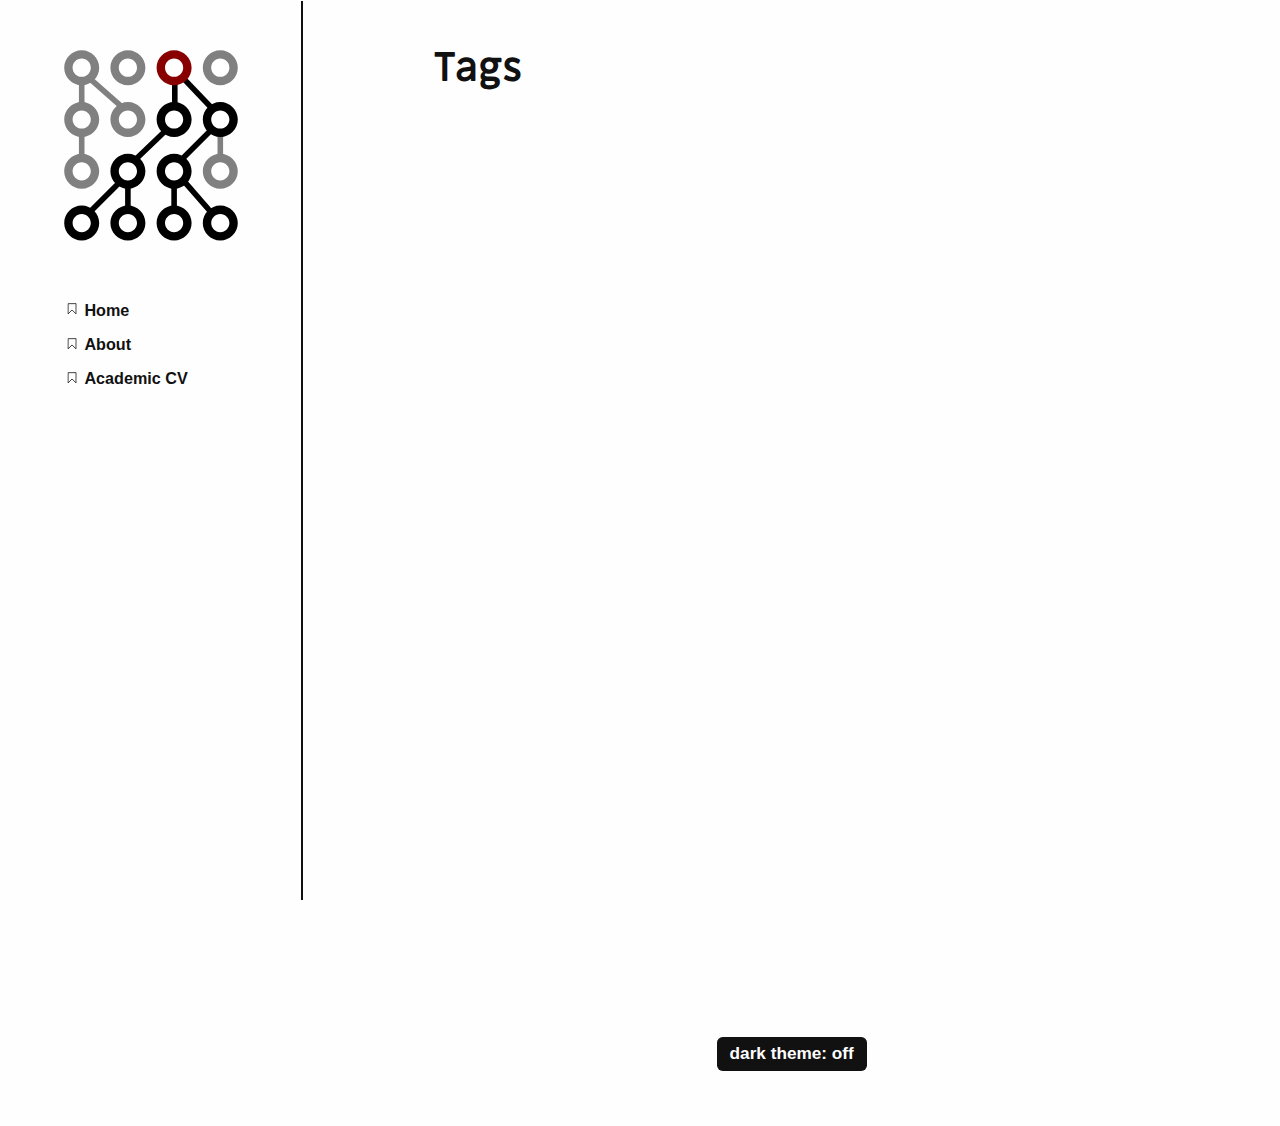
<file: tags/index.html>
<!doctype html><html lang=en><head><meta charset=utf-8><meta name=viewport content="width=device-width,initial-scale=1"><meta http-equiv=x-ua-compatible content="IE=edge"><meta name=generator content="Hugo 0.103.0"><link rel=canonical href=https://ianvcaldas.github.io/tags/><meta name=description content="Tags"><link rel=apple-touch-icon sizes=180x180 href=https://ianvcaldas.github.io/apple-touch-icon.png><link rel=icon type=image/png sizes=32x32 href=https://ianvcaldas.github.io/favicon-32x32.png><link rel=icon type=image/png sizes=16x16 href=https://ianvcaldas.github.io/favicon-16x16.png><link rel=manifest href=https://ianvcaldas.github.io/site.webmanifest><link rel=mask-icon href=https://ianvcaldas.github.io/safari-pinned-tab.svg color=#000000><meta name=msapplication-TileColor content="#ffffff"><meta name=theme-color content="#ffffff"><style>body{visibility:hidden;opacity:0}</style><style id=darkTheme>.intro-and-nav,.main-and-footer{filter:invert(100%)}*{background-color:inherit}img:not([src*=".svg"]),.colors,iframe,.demo-container{filter:invert(100%)}</style><link rel=stylesheet href=/css/prism.css media=none onload='this.media="all"'><link rel=stylesheet href=/fontawesome-free-6.1.1-web/css/all.css><link rel=stylesheet type=text/css href=/css/styles.css><title>Tags | Ian V. Caldas</title></head><body><a href=#main>skip to content</a><noscript><style>body{visibility:visible;opacity:1}</style></noscript><svg style="display:none"><symbol id="bookmark" viewBox="0 0 40 50"><g transform="translate(2266 3206.2)"><path style="stroke:currentColor;stroke-width:3.2637;fill:none" d="m-2262.2-3203.4-.2331 42.195 16.319-16.318 16.318 16.318.2331-42.428z"/></g></symbol><symbol id="w3c" viewBox="0 0 127.09899 67.763"><text font-size="83" style="font-size:83px;font-family:Trebuchet;letter-spacing:-12;fill-opacity:0" letter-spacing="-12" y="67.609352" x="-26.782778">W3C</text><text font-size="83" style="font-size:83px;font-weight:700;font-family:Trebuchet;fill-opacity:0" y="67.609352" x="153.21722" font-weight="bold">SVG</text><path style="fill:currentColor;image-rendering:optimizeQuality;shape-rendering:geometricPrecision" d="m33.695.377 12.062 41.016 12.067-41.016h8.731L46.587 67.763h-.831l-12.48-41.759-12.479 41.759h-.832l-19.965-67.386h8.736l12.061 41.016 8.154-27.618-3.993-13.397h8.737z"/><path style="fill:currentColor;image-rendering:optimizeQuality;shape-rendering:geometricPrecision" d="m91.355 46.132c0 6.104-1.624 11.234-4.862 15.394-3.248 4.158-7.45 6.237-12.607 6.237-3.882.0-7.263-1.238-10.148-3.702-2.885-2.47-5.02-5.812-6.406-10.022l6.82-2.829c1.001 2.552 2.317 4.562 3.953 6.028 1.636 1.469 3.56 2.207 5.781 2.207 2.329.0 4.3-1.306 5.909-3.911 1.609-2.606 2.411-5.738 2.411-9.401.0-4.049-.861-7.179-2.582-9.399-1.995-2.604-5.129-3.912-9.397-3.912H66.9v-3.991L78.546 8.698H64.484l-3.911 6.655H58.08v-14.976h32.441v4.075l-12.31 21.217c4.324 1.385 7.596 3.911 9.815 7.571 2.22 3.659 3.329 7.953 3.329 12.892z"/><path style="fill:currentColor;image-rendering:optimizeQuality;shape-rendering:geometricPrecision" d="m125.21.0 1.414 8.6-5.008 9.583s-1.924-4.064-5.117-6.314c-2.693-1.899-4.447-2.309-7.186-1.746-3.527.73-7.516 4.938-9.258 10.13-2.084 6.21-2.104 9.218-2.178 11.978-.115 4.428.58 7.043.58 7.043s-3.04-5.626-3.011-13.866c.018-5.882.947-11.218 3.666-16.479 2.404-4.627 5.954-7.404 9.114-7.728 3.264-.343 5.848 1.229 7.841 2.938 2.089 1.788 4.213 5.698 4.213 5.698l4.94-9.837z"/><path style="fill:currentColor;image-rendering:optimizeQuality;shape-rendering:geometricPrecision" d="m125.82 48.674s-2.208 3.957-3.589 5.48c-1.379 1.524-3.849 4.209-6.896 5.555-3.049 1.343-4.646 1.598-7.661 1.306-3.01-.29-5.807-2.032-6.786-2.764-.979-.722-3.486-2.864-4.897-4.854-1.42-2-3.634-5.995-3.634-5.995s1.233 4.001 2.007 5.699c.442.977 1.81 3.965 3.749 6.572 1.805 2.425 5.315 6.604 10.652 7.545 5.336.945 9.002-1.449 9.907-2.031.907-.578 2.819-2.178 4.032-3.475 1.264-1.351 2.459-3.079 3.116-4.108.487-.758 1.276-2.286 1.276-2.286l-1.276-6.644z"/></symbol><symbol id="tag" viewBox="0 0 177.16535 177.16535"><g transform="translate(0 -875.2)"><path style="fill-rule:evenodd;stroke-width:0;fill:currentColor" d="m159.9 894.3-68.79 8.5872-75.42 77.336 61.931 60.397 75.429-76.565 6.8495-69.755zm-31.412 31.835a10.813 10.813.0 011.8443 2.247 10.813 10.813.0 01-3.5174 14.872l-.0445.0275a10.813 10.813.0 01-14.86-3.5714 10.813 10.813.0 013.5563-14.863 10.813 10.813.0 0113.022 1.2884z"/></g></symbol><symbol id="balloon" viewBox="0 0 141.73228 177.16535"><g transform="translate(0 -875.2)"><g><path style="fill:currentColor" d="m68.156 882.83-.88753 1.4269c-4.9564 7.9666-6.3764 17.321-5.6731 37.378.36584 10.437 1.1246 23.51 1.6874 29.062.38895 3.8372 3.8278 32.454 4.6105 38.459 4.6694-.24176 9.2946.2879 14.377 1.481 1.2359-3.2937 5.2496-13.088 8.886-21.623 6.249-14.668 8.4128-21.264 10.253-31.252 1.2464-6.7626 1.6341-12.156 1.4204-19.764-.36325-12.93-2.1234-19.487-6.9377-25.843-2.0833-2.7507-6.9865-7.6112-7.9127-7.8436-.79716-.20019-6.6946-1.0922-6.7755-1.0248-.02213.0182-5.0006-.41858-7.5248-.22808l-2.149-.22808h-3.3738z"/><path style="fill:currentColor" d="m61.915 883.28-3.2484.4497c-1.7863.24724-3.5182.53481-3.8494.63994-2.4751.33811-4.7267.86957-6.7777 1.5696-.28598.0-1.0254.20146-2.3695.58589-5.0418 1.4418-6.6374 2.2604-8.2567 4.2364-6.281 7.6657-11.457 18.43-12.932 26.891-1.4667 8.4111.71353 22.583 5.0764 32.996 3.8064 9.0852 13.569 25.149 22.801 37.517 1.3741 1.841 2.1708 2.9286 2.4712 3.5792 3.5437-1.1699 6.8496-1.9336 10.082-2.3263-1.3569-5.7831-4.6968-21.86-6.8361-33.002-.92884-4.8368-2.4692-14.322-3.2452-19.991-.68557-5.0083-.77707-6.9534-.74159-15.791.04316-10.803.41822-16.162 1.5026-21.503 1.4593-5.9026 3.3494-11.077 6.3247-15.852z"/><path style="fill:currentColor" d="m94.499 885.78c-.10214-.0109-.13691.0-.0907.0409.16033.13489 1.329 1.0675 2.5976 2.0723 6.7003 5.307 11.273 14.568 12.658 25.638.52519 4.1949.24765 14.361-.5059 18.523-2.4775 13.684-9.7807 32.345-20.944 53.519l-3.0559 5.7971c2.8082.76579 5.7915 1.727 8.9926 2.8441 11.562-11.691 18.349-19.678 24.129-28.394 7.8992-11.913 11.132-20.234 12.24-31.518.98442-10.02-1.5579-20.876-6.7799-28.959-.2758-.4269-.57803-.86856-.89617-1.3166-3.247-6.13-9.752-12.053-21.264-16.131-2.3687-.86369-6.3657-2.0433-7.0802-2.1166z"/><path style="fill:currentColor" d="m32.52 892.22c-.2009-.13016-1.4606.81389-3.9132 2.7457-11.486 9.0476-17.632 24.186-16.078 39.61.79699 7.9138 2.4066 13.505 5.9184 20.562 5.8577 11.77 14.749 23.219 30.087 38.74.05838.059.12188.1244.18052.1838 1.3166-.5556 2.5965-1.0618 3.8429-1.5199-.66408-.32448-1.4608-1.3297-3.8116-4.4602-5.0951-6.785-8.7512-11.962-13.051-18.486-5.1379-7.7948-5.0097-7.5894-8.0586-13.054-6.2097-11.13-8.2674-17.725-8.6014-27.563-.21552-6.3494.13041-9.2733 1.775-14.987 2.1832-7.5849 3.9273-10.986 9.2693-18.07 1.7839-2.3656 2.6418-3.57 2.4409-3.7003z"/><path style="fill:currentColor" d="m69.133 992.37c-6.2405.0309-12.635.76718-19.554 2.5706 4.6956 4.7759 9.935 10.258 12.05 12.625l4.1272 4.6202h11.493l3.964-4.4516c2.0962-2.3541 7.4804-7.9845 12.201-12.768-8.378-1.4975-16.207-2.6353-24.281-2.5955z"/><rect style="stroke-width:0;fill:currentColor" ry="2.0328" height="27.746" width="22.766" y="1017.7" x="60.201"/></g></g></symbol><symbol id="info" viewBox="0 0 41.667 41.667"><g transform="translate(-37.035 -1004.6)"><path style="stroke-linejoin:round;stroke:currentColor;stroke-linecap:round;stroke-width:3.728;fill:none" d="m76.25 1030.2a18.968 18.968.0 01-23.037 13.709 18.968 18.968.0 01-13.738-23.019 18.968 18.968.0 0123.001-13.768 18.968 18.968.0 0113.798 22.984"/><g transform="matrix(1.1146 0 0 1.1146 -26.276 -124.92)"><path style="stroke:currentColor;stroke-linecap:round;stroke-width:3.728;fill:none" d="m75.491 1039.5v-8.7472"/><path style="stroke-width:0;fill:currentColor" transform="scale(-1)" d="m-73.193-1024.5a2.3719 2.3719.0 01-2.8807 1.7142 2.3719 2.3719.0 01-1.718-2.8785 2.3719 2.3719.0 012.8763-1.7217 2.3719 2.3719.0 011.7254 2.8741"/></g></g></symbol><symbol id="warning" viewBox="0 0 48.430474 41.646302"><g transform="translate(-1.1273 -1010.2)"><path style="stroke-linejoin:round;stroke:currentColor;stroke-linecap:round;stroke-width:4.151;fill:none" d="m25.343 1012.3-22.14 37.496h44.28z"/><path style="stroke:currentColor;stroke-linecap:round;stroke-width:4.1512;fill:none" d="m25.54 1027.7v8.7472"/><path style="stroke-width:0;fill:currentColor" d="m27.839 1042.8a2.3719 2.3719.0 01-2.8807 1.7143 2.3719 2.3719.0 01-1.718-2.8785 2.3719 2.3719.0 012.8763-1.7217 2.3719 2.3719.0 011.7254 2.8741"/></g></symbol><symbol id="menu" viewBox="0 0 50 50"><rect style="stroke-width:0;fill:currentColor" height="10" width="50" y="0" x="0"/><rect style="stroke-width:0;fill:currentColor" height="10" width="50" y="20" x="0"/><rect style="stroke-width:0;fill:currentColor" height="10" width="50" y="40" x="0"/></symbol><symbol id="link" viewBox="0 0 50 50"><g transform="translate(0 -1002.4)"><g transform="matrix(.095670 0 0 .095670 2.3233 1004.9)"><g><path style="stroke-width:0;fill:currentColor" d="m452.84 192.9-128.65 128.65c-35.535 35.54-93.108 35.54-128.65.0l-42.881-42.886 42.881-42.876 42.884 42.876c11.845 11.822 31.064 11.846 42.886.0l128.64-128.64c11.816-11.831 11.816-31.066.0-42.9l-42.881-42.881c-11.822-11.814-31.064-11.814-42.887.0l-45.928 45.936c-21.292-12.531-45.491-17.905-69.449-16.291l72.501-72.526c35.535-35.521 93.136-35.521 128.64.0l42.886 42.881c35.535 35.523 35.535 93.141-.001 128.66zM198.56 361.41l-45.903 45.9c-11.845 11.846-31.064 11.817-42.881.0l-42.884-42.881c-11.845-11.821-11.845-31.041.0-42.886l128.65-128.65c11.819-11.814 31.069-11.814 42.884.0l42.886 42.886 42.876-42.886-42.876-42.881c-35.54-35.521-93.113-35.521-128.65.0l-128.65 128.64c-35.538 35.545-35.538 93.146.0 128.65l42.883 42.882c35.51 35.54 93.11 35.54 128.65.0l72.496-72.499c-23.956 1.597-48.092-3.784-69.474-16.283z"/></g></g></g></symbol><symbol id="doc" viewBox="0 0 35 45"><g transform="translate(-147.53 -539.83)"><path style="stroke:currentColor;stroke-width:2.4501;fill:none" d="m149.38 542.67v39.194h31.354V542.67z"/><g style="stroke-width:25" transform="matrix(.098003 0 0 .098003 133.69 525.96)"><path d="m220 252.36h2e2" style="stroke:currentColor;stroke-width:25;fill:none"/><path style="stroke:currentColor;stroke-width:25;fill:none" d="m220 409.95h2e2"/><path d="m220 488.74h2e2" style="stroke:currentColor;stroke-width:25;fill:none"/><path d="m220 331.15h2e2" style="stroke:currentColor;stroke-width:25;fill:none"/></g></g></symbol><symbol id="tick" viewBox="0 0 177.16535 177.16535"><g transform="translate(0 -875.2)"><rect style="stroke-width:0;fill:currentColor" transform="rotate(30)" height="155" width="40" y="702.99" x="556.82"/><rect style="stroke-width:0;fill:currentColor" transform="rotate(30)" height="40" width="90.404" y="817.99" x="506.42"/></g></symbol></svg><div class=wrapper><header class=intro-and-nav role=banner><div><div class=intro><a class=logo href=https://ianvcaldas.github.io aria-label="Ian V. Caldas home page"><img src=/images/logo.svg alt=Logo></a><p class=library-desc></p></div><nav id=patterns-nav class=patterns role=navigation><h2 class=vh>Main navigation</h2><button id=menu-button aria-expanded=false><svg viewBox="0 0 50 50" aria-hidden="true" focusable="false"><use xlink:href="#menu"/></svg>
Menu</button><ul id=patterns-list><li class=pattern><a href=/><svg class="bookmark-icon" aria-hidden="true" focusable="false" viewBox="0 0 40 50"><use xlink:href="#bookmark"/></svg><span class=text>Home</span></a></li><li class=pattern><a href=/about><svg class="bookmark-icon" aria-hidden="true" focusable="false" viewBox="0 0 40 50"><use xlink:href="#bookmark"/></svg><span class=text>About</span></a></li><li class=pattern><a href=/cv.pdf><svg class="bookmark-icon" aria-hidden="true" focusable="false" viewBox="0 0 40 50"><use xlink:href="#bookmark"/></svg><span class=text>Academic CV</span></a></li></ul></nav></div></header><div class=main-and-footer><div><main id=main><h1>Tags</h1><ul class=patterns-list></ul></main><footer role=contentinfo><div><label for=themer>dark theme: <input type=checkbox id=themer class=vh>
<span aria-hidden=true></span></label></div></footer></div></div></div><script src=/js/dom-scripts.js></script>
<script src=/js/prism.js></script></body></html>
</file>
